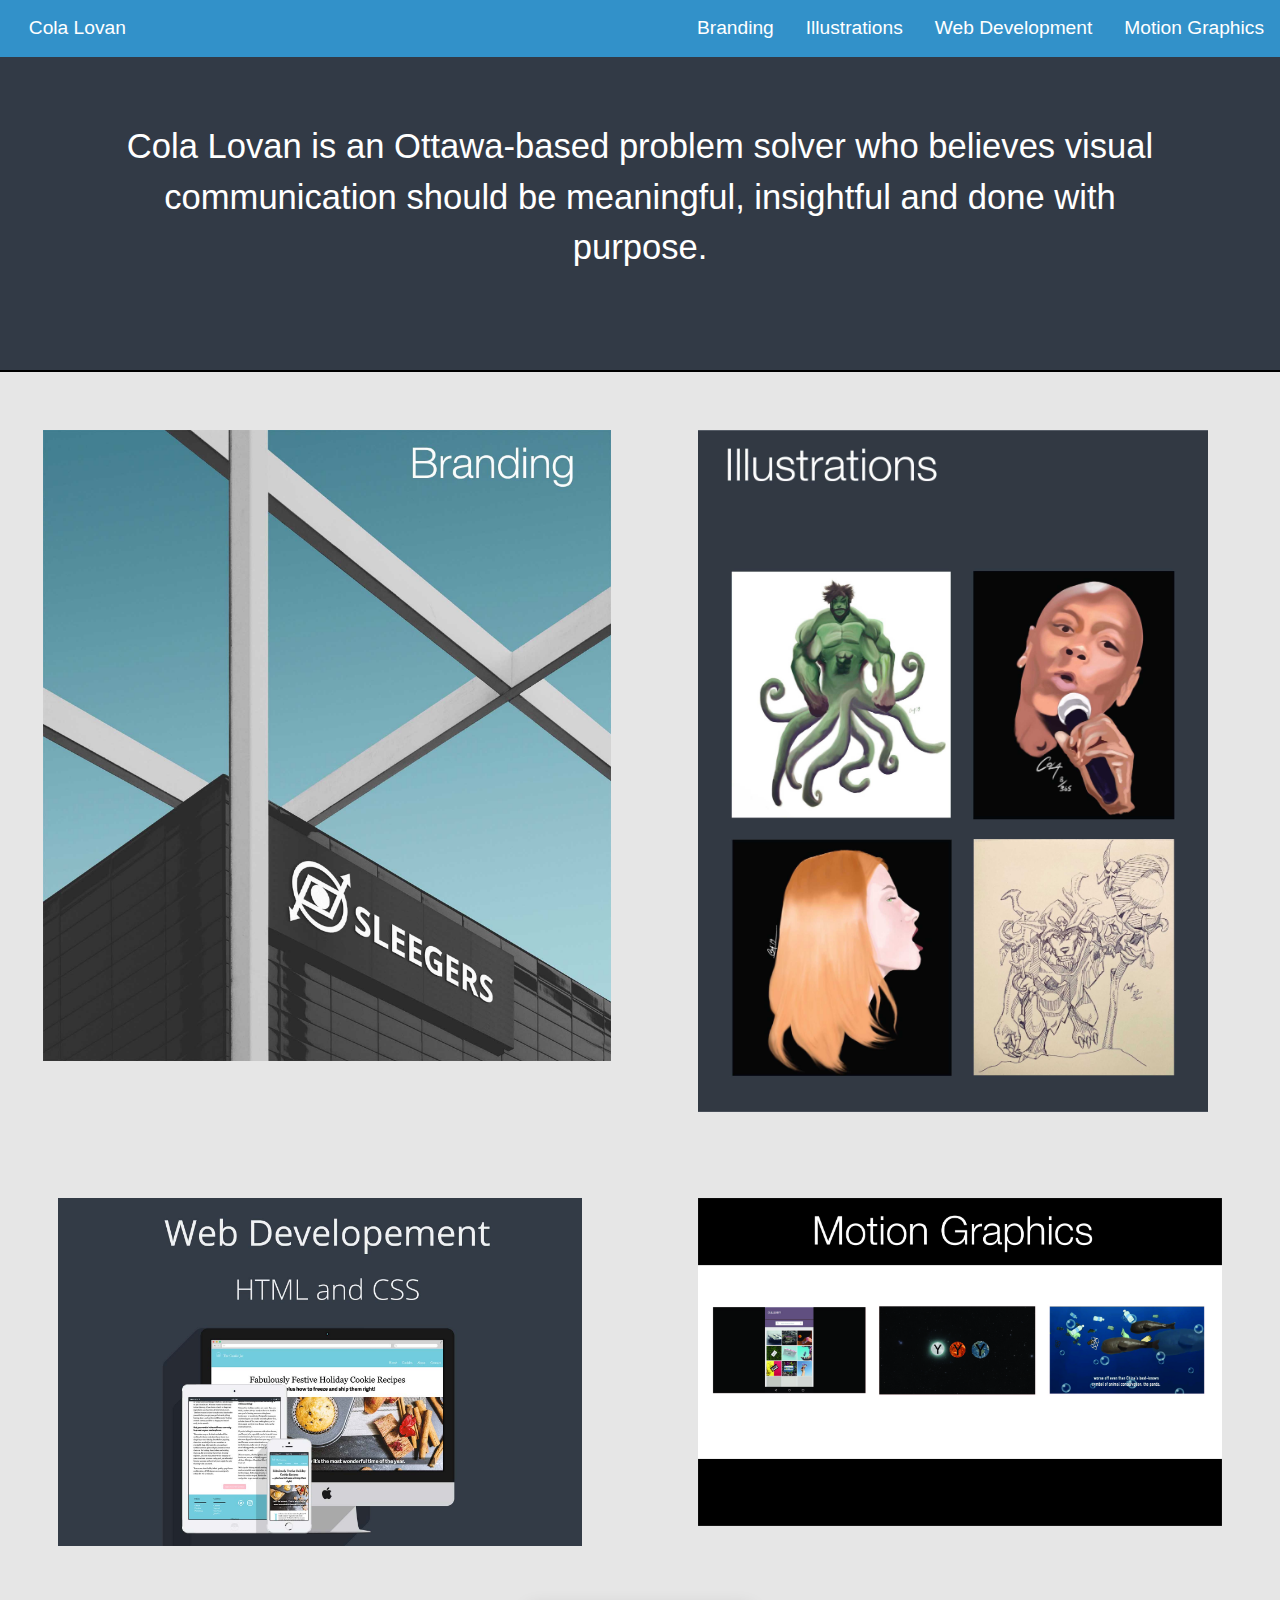
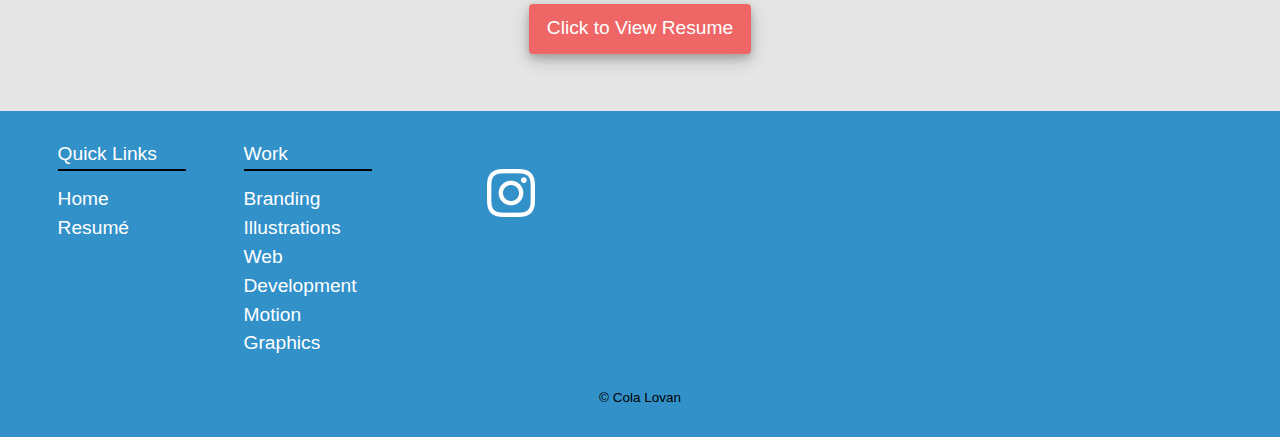
<file: index.html>
<!DOCTYPE html>
<html lang="en-ca">
<head>
  <meta charset="utf-8">
  <title>Cola Lovan</title>
  <meta name="viewport" content="width=device-width,initial-scale=1">
  <link href="css/grid.css" rel="stylesheet">
  <link href="css/modules.css" rel="stylesheet">
  <link href="css/type.css" rel="stylesheet">
  <link href="css/main.css" rel="stylesheet">
  <link rel="icon" href="img/favicon.ico" type="image/x-icon"/ >
  <link href="https://fonts.googleapis.com/css?family=Open+Sans:400,700&display=swap" rel="stylesheet">

</head>
<body>
  <nav>
    <div id="navbar">
  <ul class="ul1 list-group">
  <li class="li1 navstate"><a href="motion.html">Motion Graphics</a></li>
  <li class="li1 navstate"><a href="coding.html">Web Development</a></li>
  <li class="li1 navstate"><a href="illustrations.html">Illustrations</a></li>
  <li class="li1 navstate"><a href="branding.html">Branding</a></li>
  <p class="t1 gutter pad-t-1-2 push-0"><a href="index.html">Cola Lovan</a></p>
  </ul>
  </div>
  </nav>
<div class="content">
    <main>
      <div class="grid">

        <section class="grey">

        <div class="unit push">
          <p class="t1 statement exa text-center gutter-2">Cola Lovan is an Ottawa-based problem solver who believes visual communication should be meaningful, insightful and done with purpose.</p>

          </div>
          </section>
<div class="unit s-1">
          <hr>
          </div>
          <div class="gutter-1-2 push-0">
          <div class="unit s-1 m-1-2 push-0">
            <a href="branding.html"><img class="img-flex island" src="img/branding.jpg" alt=""></a>
          </div>
          <div class="unit s-1 m-1-2 gutter push-0">
            <a href="illustrations.html"><img class="img-flex island" src="img/illustrations.jpg" alt=""></a>
          </div>
          </div>
          <div class="unit s-1 m-1-2 island push-0">
            <a href="coding.html"><img class="img-flex island" src="img/cookbook2.jpg" alt=""></a>
          </div>
          <div class="unit s-1 m-1-2 island push-0">
            <a href="motion.html"><img class="img-flex island" src="img/motion.jpg" alt=""></a>
          </div>
        </div>

    </main>
<div class="unit xs-1 text-center">
<a class="btn push-2 shadow" href="resume.html">Click to View Resume</a>
</div>

</div>

<footer class="unit gutter width-full pad-t" role="footer">
<div class="grid">

<div>
<div class="unit xs-1 s-1 m-1-2 l-1-2 gutter">
  <p class="push-0 t1">Quick Links</p>
  <hr class="push-1-2">
  <ul class="list-group">
<li><a href="index.html">Home</a></li>
<li><a href="resume.html">Resumé</a></li>
</ul>
</div>

<div class="unit xs-1 s-1 m-1-2 l-1-2 gutter">
<p class="push-0 t1">Work</p>
  <hr class="push-1-2">
<ul class="list-group">
  <li><a href="branding.html">Branding</a></li>
  <li><a href="illustrations.html">Illustrations</a></li>
  <li><a href="coding.html">Web Development</a></li>
  <li><a href="motion.html">Motion Graphics</a></li>

</ul>
</div>
</div>

<div class="unit xs-1 s-1-2 m-1-3 l-1-4 gutter-2">

<div class="unit xs-1 s-1-2 m-1-3 l-1-3 pad-t gutter">
  <a href="https://www.instagram.com/graphicontentment" target="_blank"><img src="img/instagram.png" alt=""></a>
</div>
</div>

</div>

<p class="unit center-content nano">&copy; Cola Lovan</p>

</footer>
</body>
</html>
</file>
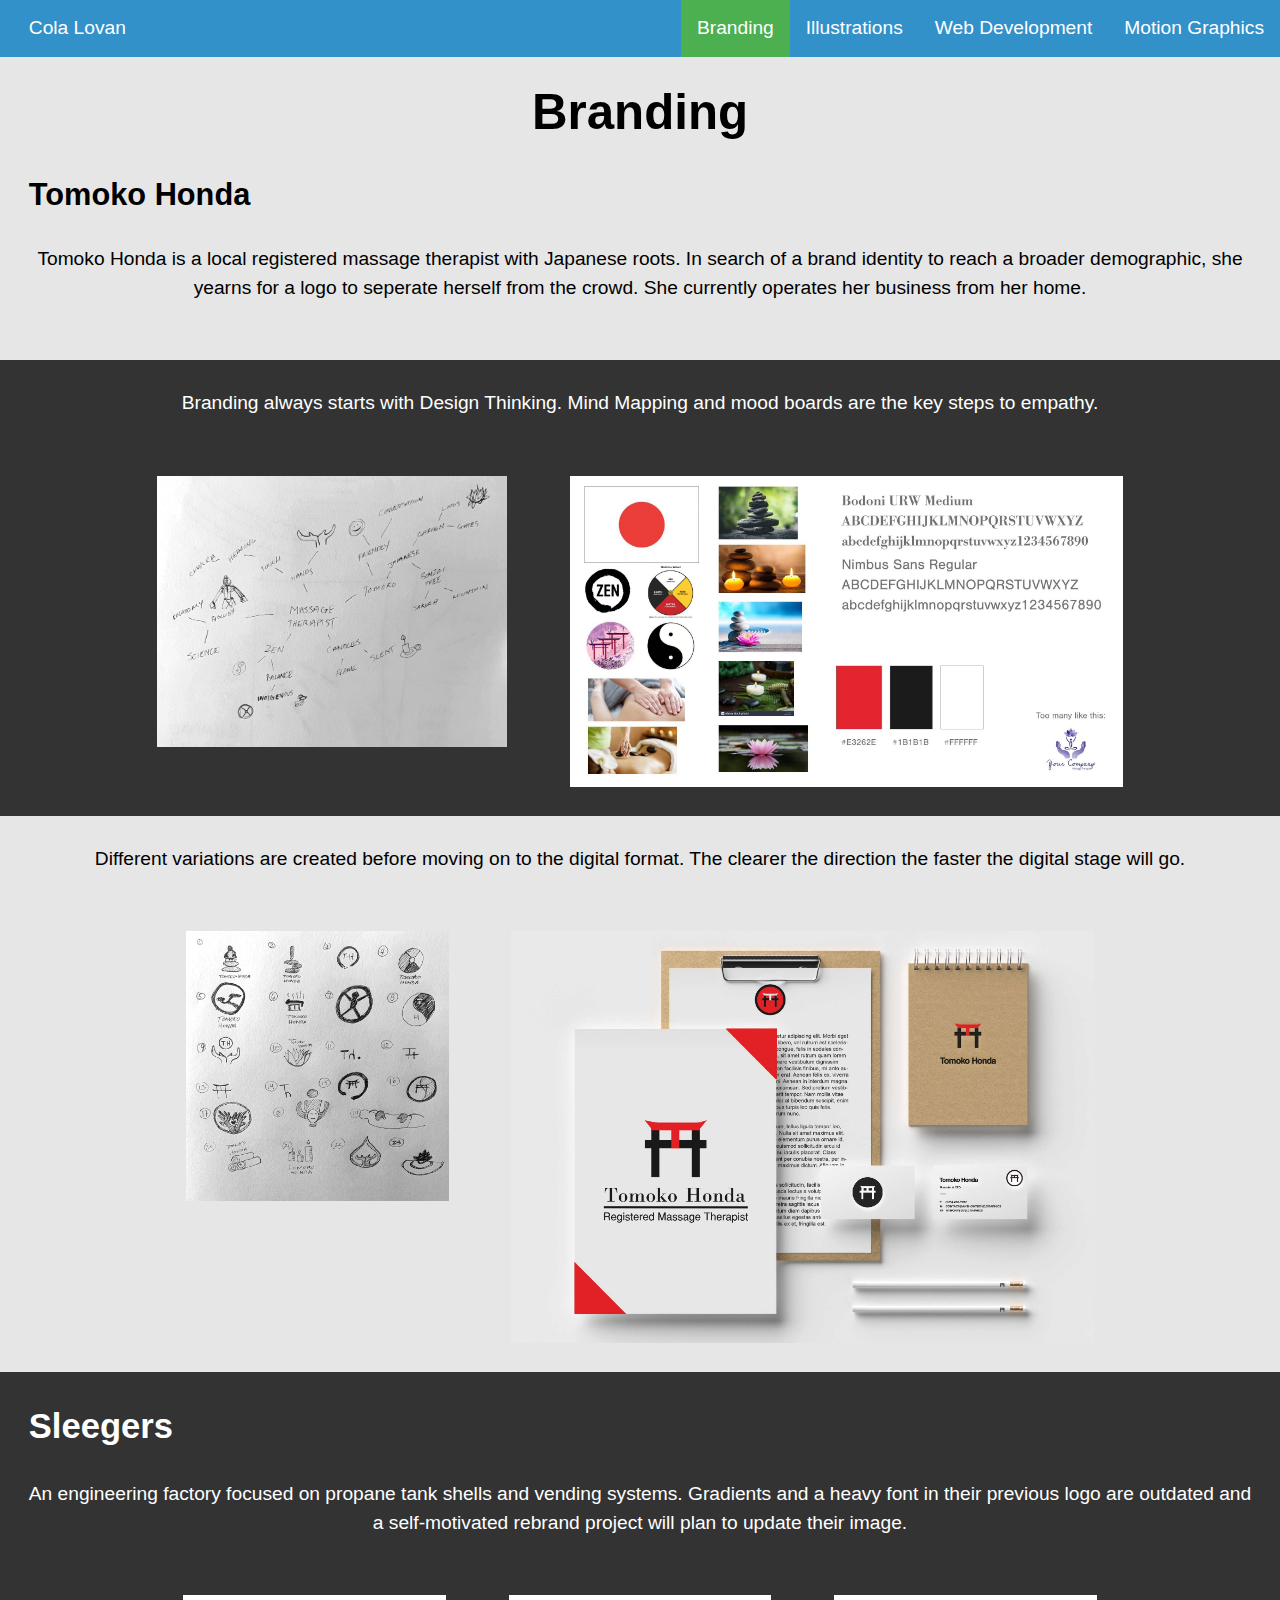
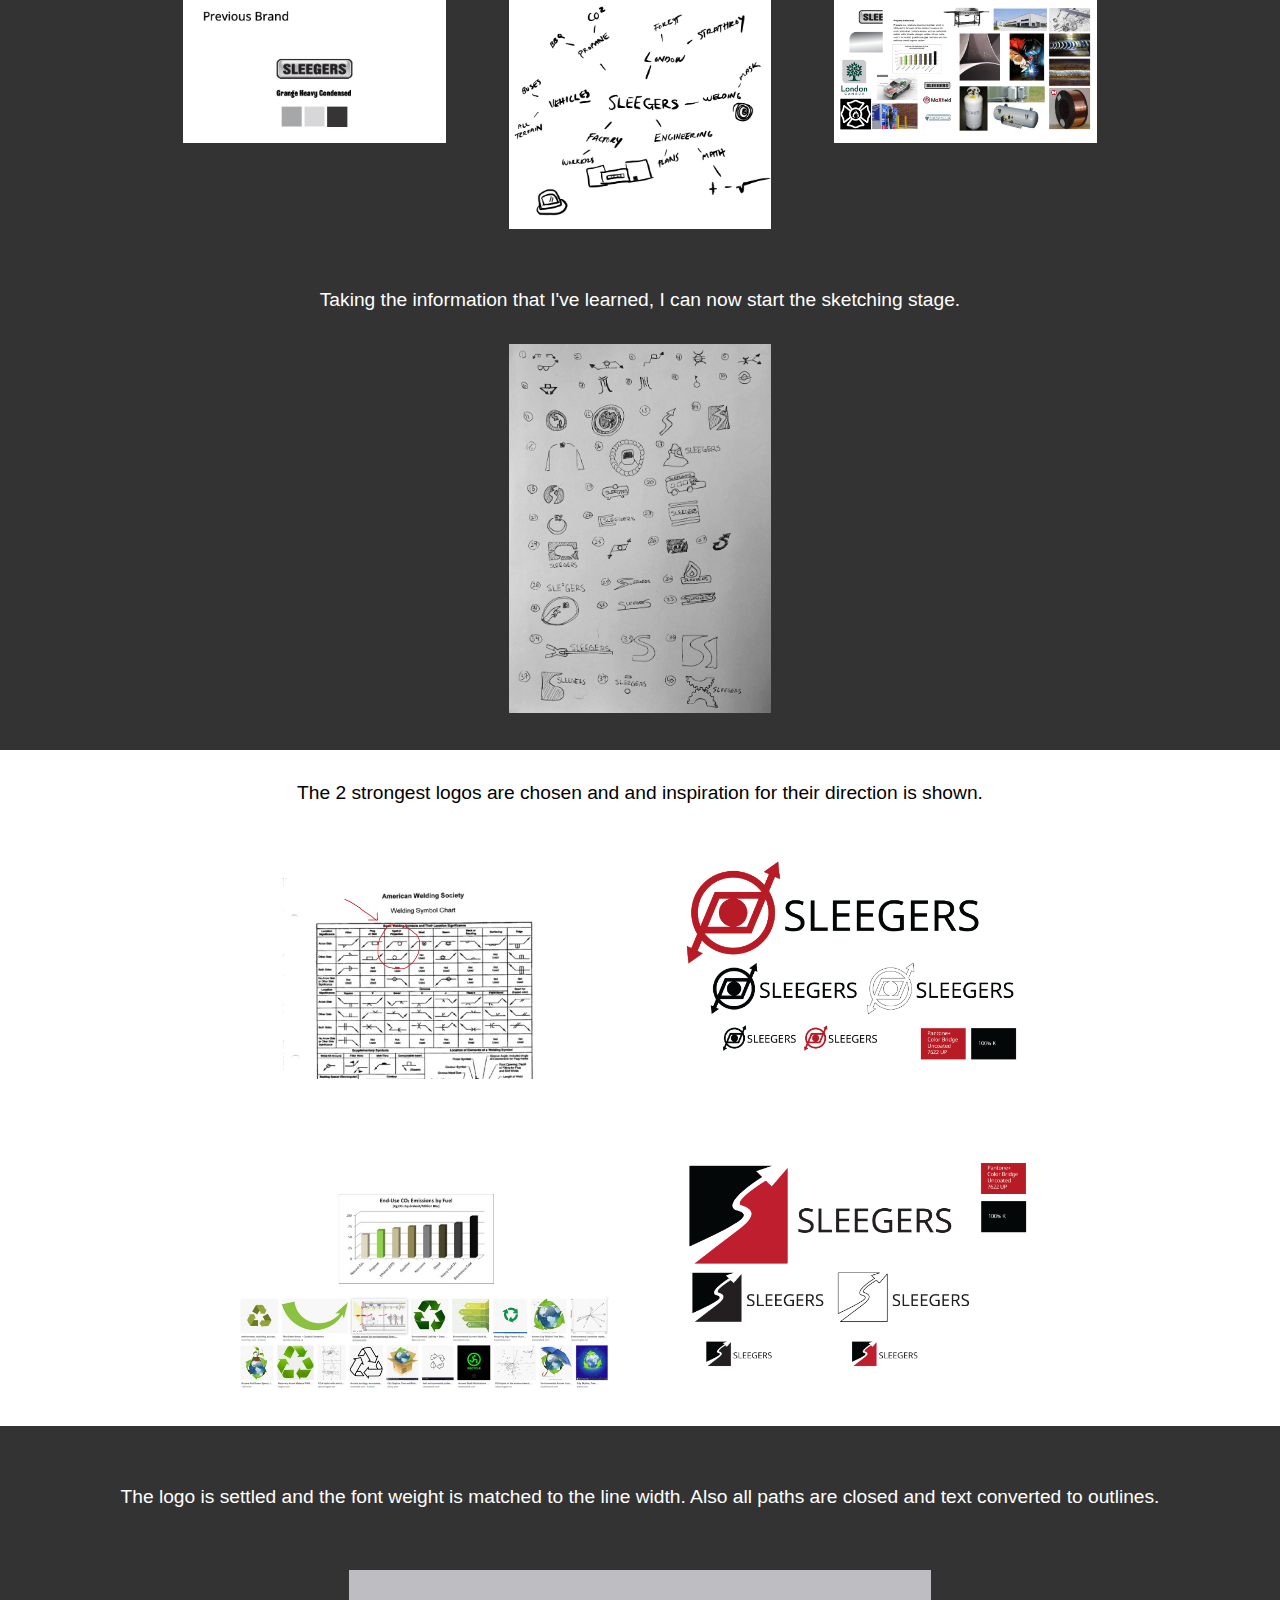
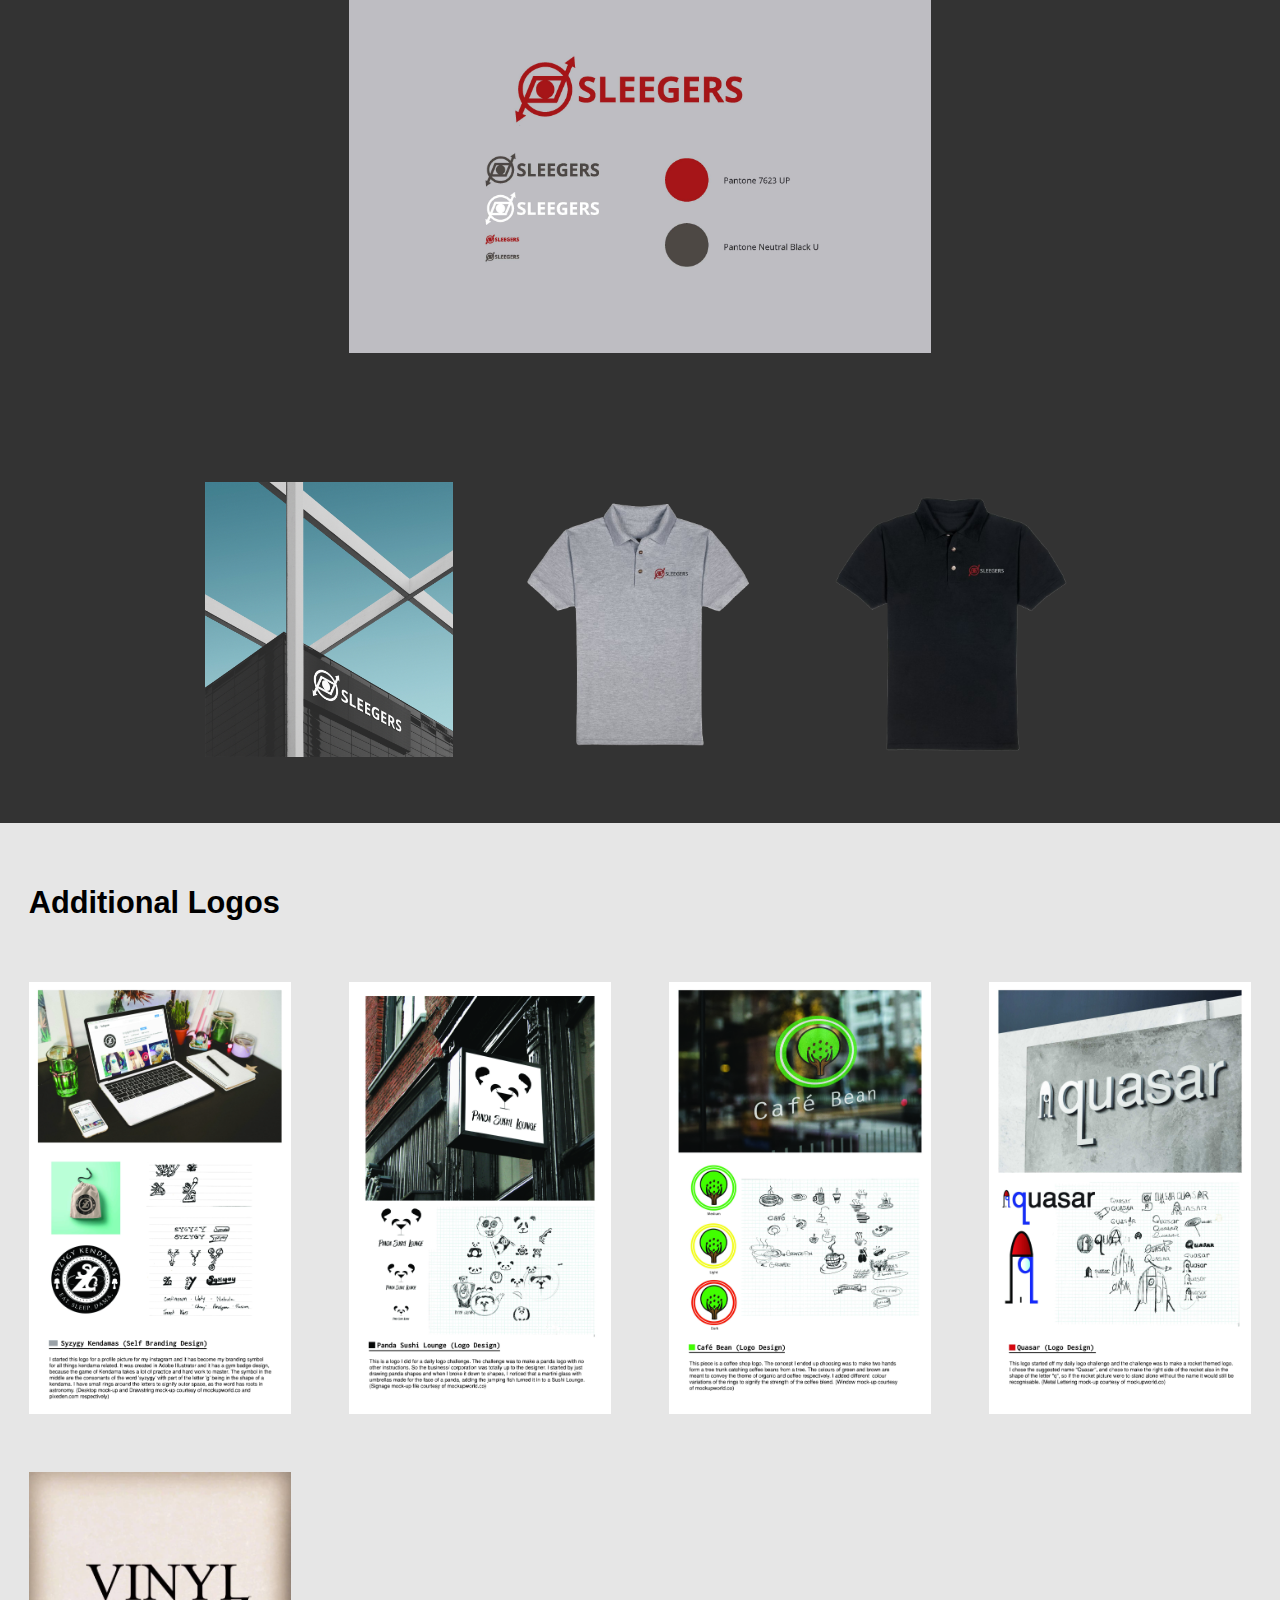
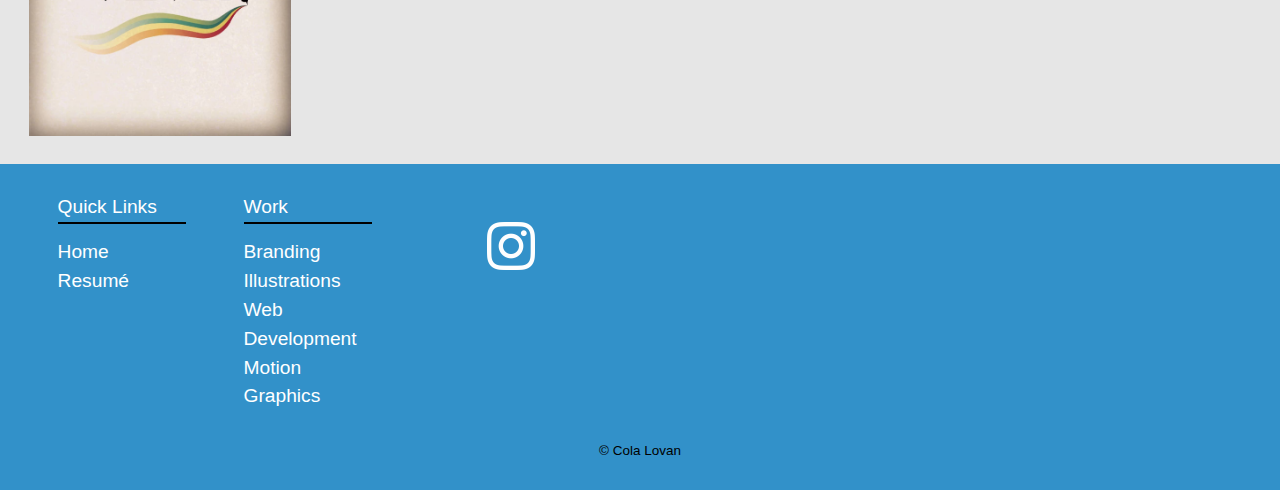
<file: branding.html>
<!DOCTYPE html>
<html lang="en-ca">
<head>
  <meta charset="utf-8">
  <title>Branding</title>
  <meta name="viewport" content="width=device-width,initial-scale=1">
  <link href="css/grid.css" rel="stylesheet">
  <link href="css/modules.css" rel="stylesheet">
  <link href="css/type.css" rel="stylesheet">
  <link href="css/main.css" rel="stylesheet">
  <link rel="icon" href="img/favicon.ico" type="image/x-icon"/ >
</head>
<nav>
  <div id="navbar">
<ul class="ul1 list-group">
<li class="li1 navstate"><a href="motion.html">Motion Graphics</a></li>
<li class="li1 navstate"><a href="coding.html">Web Development</a></li>
<li class="li1 navstate"><a href="illustrations.html">Illustrations</a></li>
<li class="li1 navstate"><a class="active" href="branding.html">Branding</a></li>
<p class="t1 gutter pad-t-1-2 push-0"><a href="index.html">Cola Lovan</a></p>
</ul>
</div>
</nav>
<body>


<div class="grid pad-t-2 push branding">
  <div class="unit xs-1 text-center">
<h1 class="unit nina push-0 xs-1">Branding</h1>
</div>
<h2 class="unit gutter pad-t">Tomoko Honda</h2>
<p class="unit xs-1 text-center gutter">Tomoko Honda is a local registered massage therapist with Japanese roots. In search of a brand identity to reach a broader demographic, she yearns for a logo to seperate herself from the crowd. She currently operates her business from her home.</p>
</div>
<div class="m-section t1 gutter pad-t content-center text-center">
<p class="unit xs-1">Branding always starts with Design Thinking. Mind Mapping and mood boards are the key steps to empathy.</p>
<img class="content-center unit xs-1 m-1-3 island" src="img/tomoko-mindmap.jpg" alt="">
<img class="content-center unit xs-1 m-1-2 island" src="img/tomoko-moodboard.jpg" alt="">
</div>


<p class="unit xs-1 text-center pad-t gutter">Different variations are created before moving on to the digital format. The clearer the direction the faster the digital stage will go.</p>
<div class="unit text-center">
<img class="unit xs-1 m-1-4 island" src="img/tomoko-sketches.jpg" alt="">
<img class="unit xs-1 m-1-2 island" src="img/tomoko.jpg" alt="">
</div>


<section class="m-section">
<div class="unit center-text pad-t">
<h1 class="t1 gutter">Sleegers</h1>
</div>
<p class="unit t1 xs-1 text-center gutter">An engineering factory focused on propane tank shells and vending systems. Gradients and a heavy font in their previous logo are outdated and a self-motivated rebrand project will plan to update their image.</p>

<div class="grid content-center">

<div class="unit xs-1-2 m-1 center-text text-center">
  <img class="unit xs-1 m-1-4 island" src="img/Slide2.jpeg" alt="">
  <img class="unit xs-1 m-1-4 island" src="img/sleegers-mindmap.jpg" alt="">
  <img class="unit xs-1 m-1-4 island" src="img/sleegers-moodboard.png" alt="">
</div>


  <p class="unit xs-1 t1 gutter pad-t push-0 center-text">Taking the information that I've learned, I can now start the sketching stage.</p>
<div class="unit xs-1-2 m-1 center-text">
<img class="xs-1 m-1-4 island" src="img/sleegers-sketches.jpg" alt="">
</div>
<p class="white unit xs-1 gutter pad-t push-0 center-text">The 2 strongest logos are chosen and and inspiration for their direction is shown.</p>

<div class="unit xs-1-2 m-1 center-text white">
<img class="xs-1 m-1-3 island" src="img/Slide6.jpeg" alt="">
<img class="xs-1 m-1-3 island" src="img/Sleegers-01.png" alt="">
</div>

<div class="unit xs-1-2 m-1 center-text white">
<img class="xs-1 m-1-3 island" src="img/Slide4.jpeg" alt="">
<img class="xs-1 m-1-3 island" src="img/Sleegers-02.png" alt="">
</div>


<div class="unit xs-1 content-center center-text pad-t-2">
  <p class="unit xs-1 t1 gutter">
  The logo is settled and the font weight is matched to the line width. Also all paths are closed and text converted to outlines.</p>
  <img class="xs-1 m-1-2 island" src="img/sleegers.jpg" alt="">
</div>

<div class="unit xs-1-2 m-1 center-text">
  <p class="unit xs-1 t1 center-text gutter pad-t-2">
<img class="xs-1 m-1-4 island" src="img/sleegers-mockup1.jpg" alt="">
<img class="xs-1 m-1-4 island" src="img/tshirt.png" alt="">
<img class="xs-1 m-1-4 island" src="img/tshirt2.png" alt="">


</div>
</div>
</section>

<div class="grid">
<div>
<h2 class="unit center-text pad-t-2 gutter">Additional Logos</h2>
</div>
<div class="grid">

<a class="unit xs-1-2 m-1-4" href="img/syzygy.jpg" target="_blank">
<img class="unit xs-1 island" src="img/syzygy.jpg" alt=""></a>
<a class="unit xs-1-2 m-1-4" href="img/panda.jpg" target="_blank">
<img class="unit xs-1 island" src="img/panda.jpg" alt=""></a>
<a class="unit xs-1-2 m-1-4" href="img/cafe.jpg" target="_blank">
<img class="unit xs-1 island" src="img/cafe.jpg" alt=""></a>
<a class="unit xs-1-2 m-1-4" href="img/quasar.jpg" target="_blank">
<img class="unit xs-1 island" src="img/quasar.jpg" alt=""></a>
<a class="unit xs-1-2 m-1-4" href="img/vinyl.png" target="_blank">
<img class="unit xs-1 island" src="img/vinyl.png" alt=""></a>

</div>
</div>



<footer class="unit gutter width-full pad-t" role="footer">
<div class="grid">

<div>
<div class="unit xs-1 s-1 m-1-2 l-1-2 gutter">
  <p class="push-0 t1">Quick Links</p>
  <hr class="push-1-2">
  <ul class="list-group">
<li><a href="index.html">Home</a></li>
<li><a href="resume.html">Resumé</a></li>
</ul>
</div>

<div class="unit xs-1 s-1 m-1-2 l-1-2 gutter">
<p class="push-0 t1">Work</p>
  <hr class="push-1-2">
<ul class="list-group">
  <li><a href="branding.html">Branding</a></li>
  <li><a href="illustrations.html">Illustrations</a></li>
  <li><a href="coding.html">Web Development</a></li>
  <li><a href="motion.html">Motion Graphics</a></li>

</ul>
</div>
</div>

<div class="unit xs-1 s-1-2 m-1-3 l-1-4 gutter-2">

<div class="unit xs-1 s-1-2 m-1-3 l-1-3 pad-t gutter">
  <a href="https://www.instagram.com/graphicontentment" target="_blank"><img src="img/instagram.png" alt=""></a>
</div>
</div>

</div>

<p class="unit center-content nano">&copy; Cola Lovan</p>

</footer>
</body>
</html>
</file>
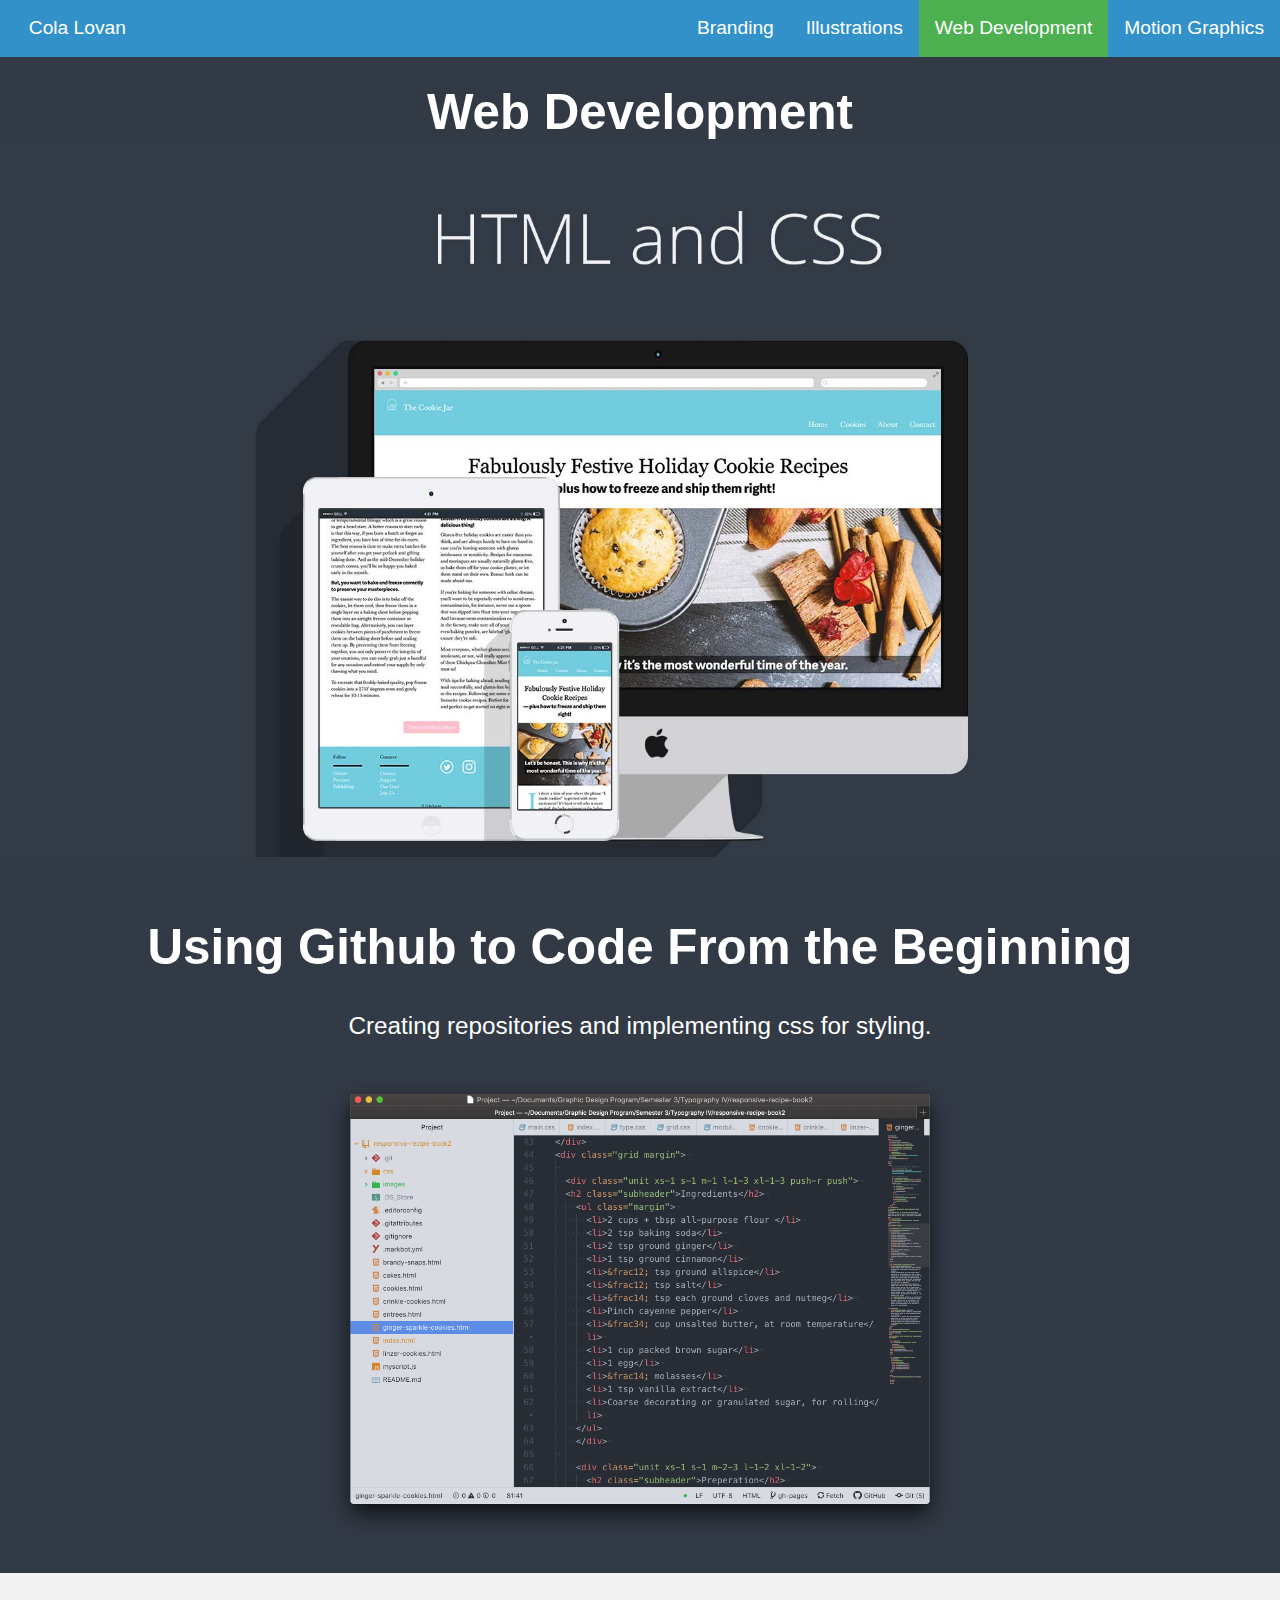
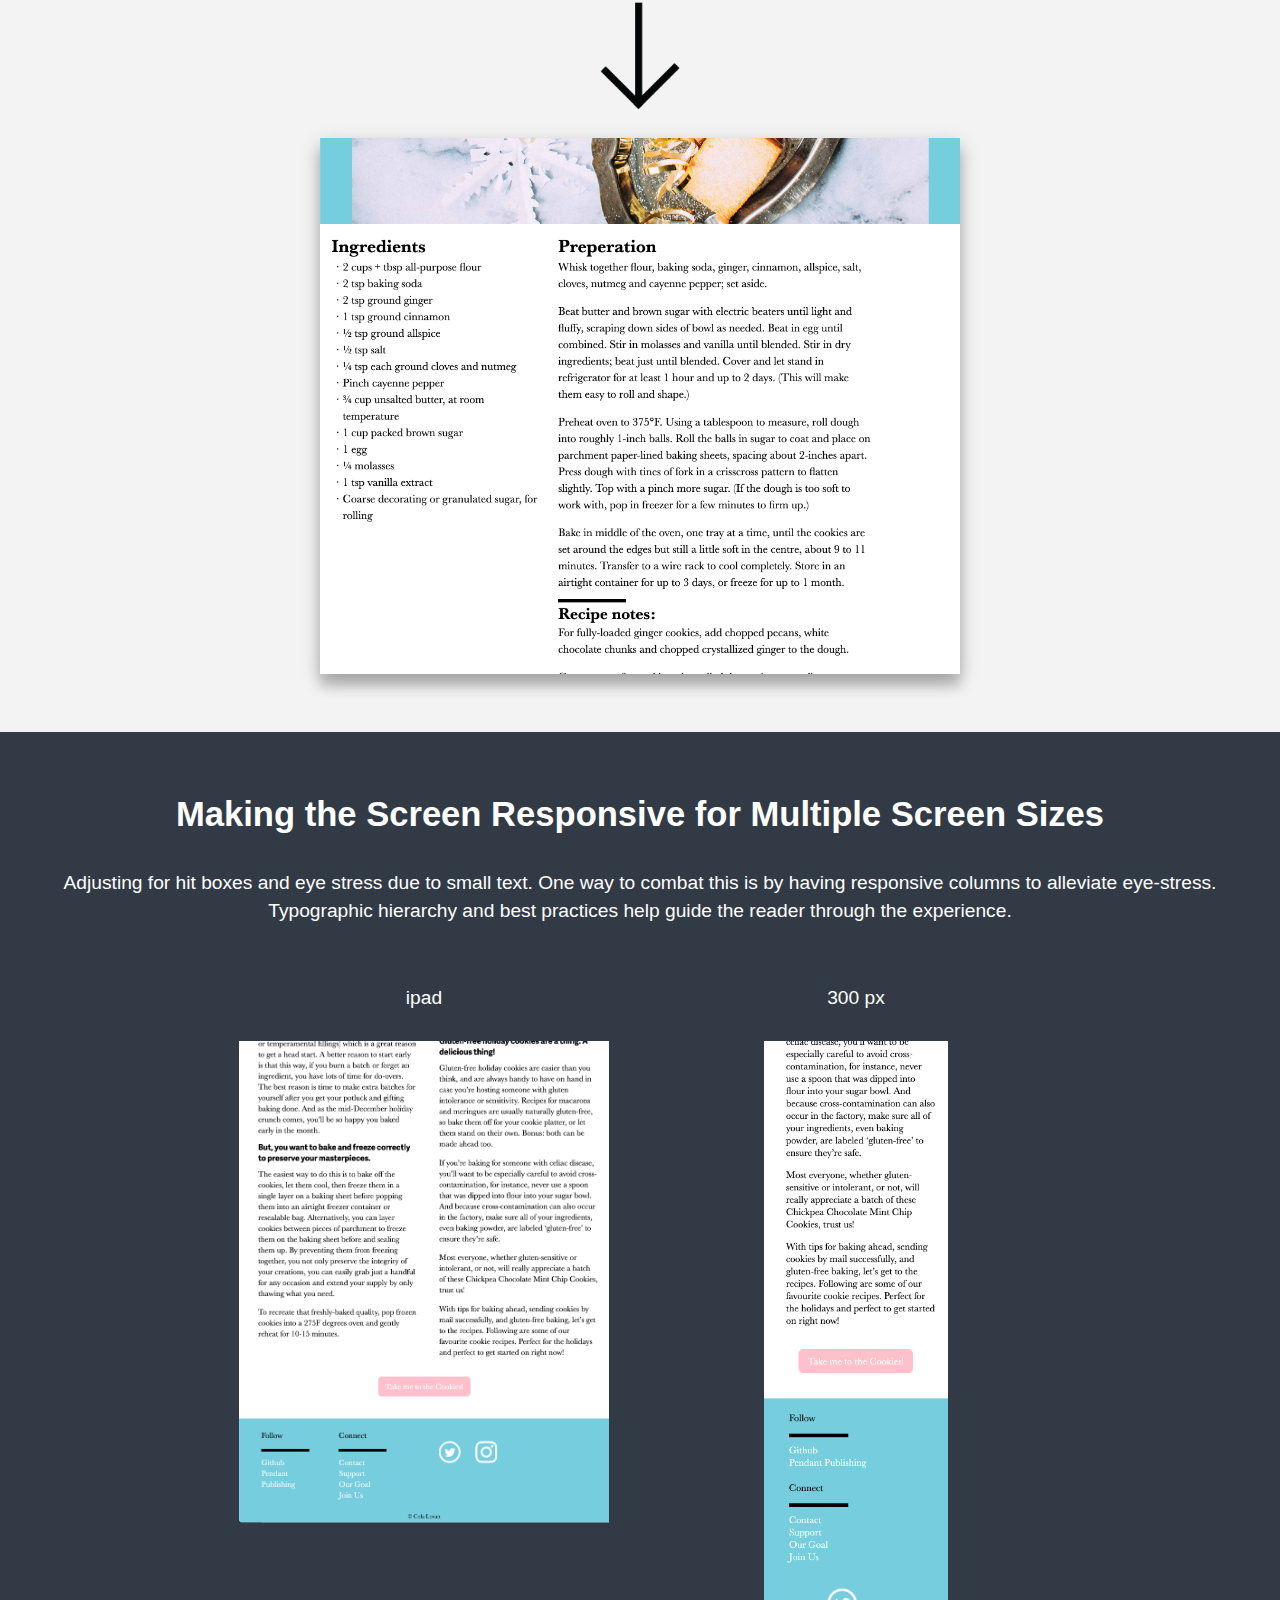
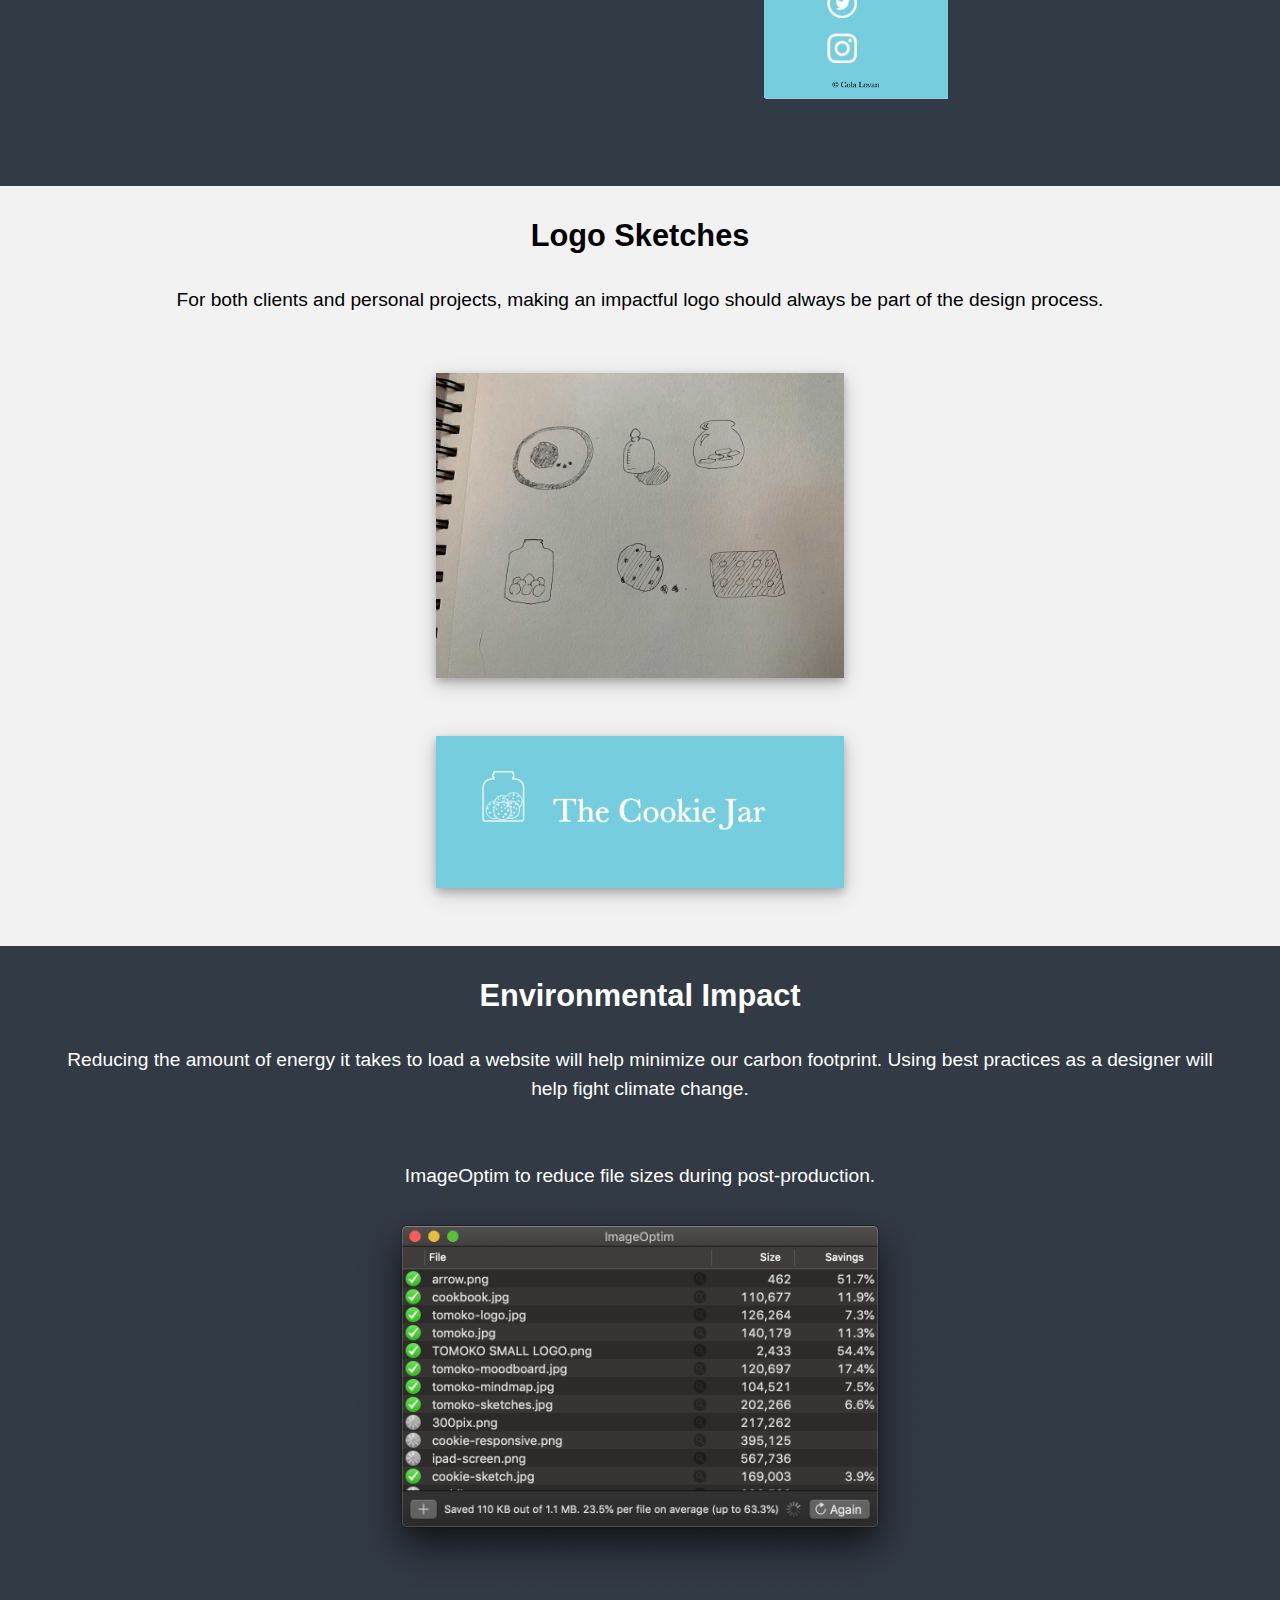
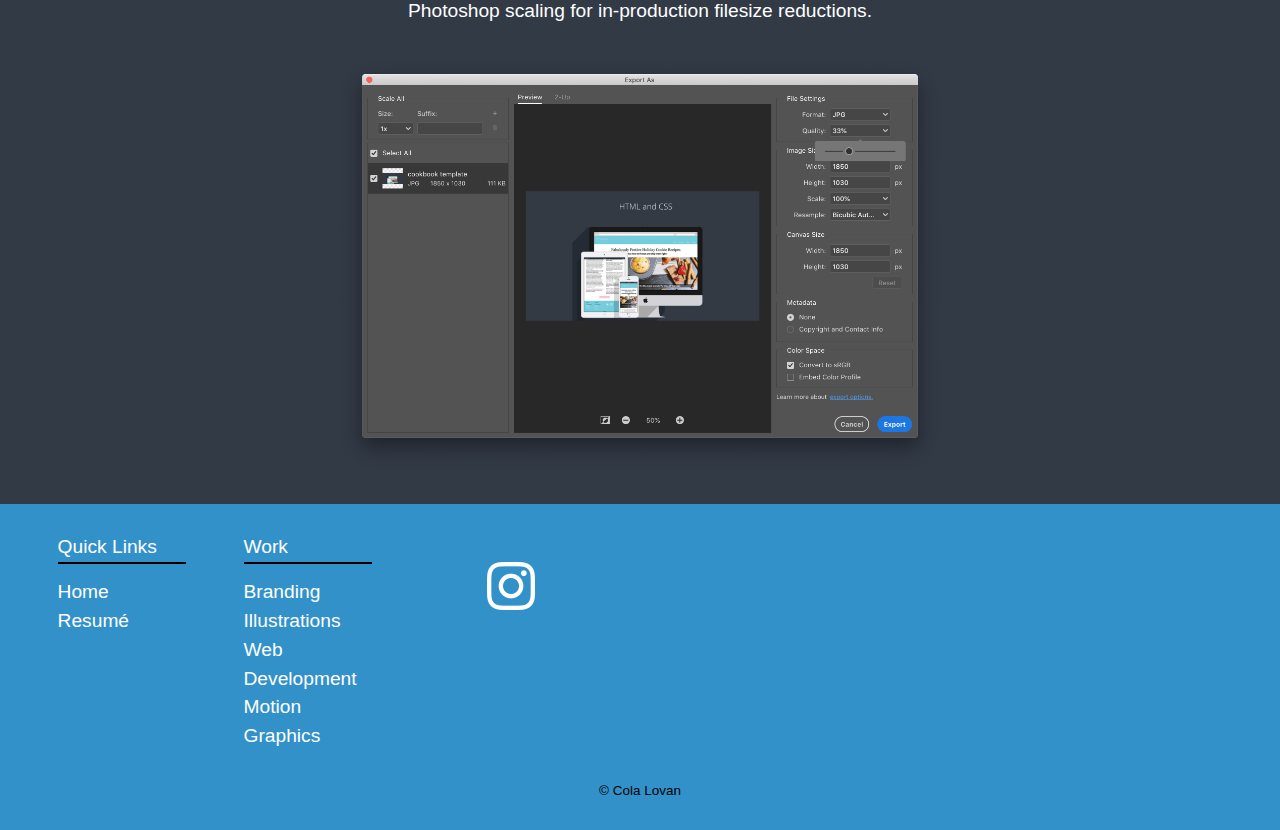
<file: coding.html>
<!DOCTYPE html>
<html lang="en-ca">
<head>
  <meta charset="utf-8">
  <title>Resumé</title>
  <meta name="viewport" content="width=device-width,initial-scale=1">
  <link href="css/grid.css" rel="stylesheet">
  <link href="css/modules.css" rel="stylesheet">
  <link href="css/type.css" rel="stylesheet">
  <link href="css/main.css" rel="stylesheet">
  <link rel="icon" href="img/favicon.ico" type="image/x-icon"/ >
</head>
<nav>
  <div id="navbar">
<ul class="ul1 list-group">
<li class="li1 navstate"><a href="motion.html">Motion Graphics</a></li>
<li class="li1 navstate"><a class="active" href="coding.html">Web Development</a></li>
<li class="li1 navstate"><a href="illustrations.html">Illustrations</a></li>
<li class="li1 navstate"><a href="branding.html">Branding</a></li>
<p class="t1 gutter pad-t-1-2 push-0"><a href="index.html">Cola Lovan</a></p>
</ul>
</div>
</nav>
<body class="blue">

  <div class="grid pad-t-2 push center-content text-center blue">
    <div class="unit m-1">
      <h1 class="unit t1 nina push-0">Web Development</h1>
      <img class="unit img-flex push-2" src="img/cookbook.jpg" alt="">
    </div>

    <h2 class="unit nina t1">Using Github to Code From the Beginning</h2>
    <p class="unit t1 giga">Creating repositories and implementing css for styling.</p>
    <div class="grid unit m-1">
      <img class="unit xs-1 m-1-2 push" src="img/atom.png" alt="">
    </div>
    <div class="xs-1 cookies">
      <div class="xs-1 m-1-4">
        <img class="unit xs-1-4 m-1-4 push pad-t" src="img/arrow.png" alt="">
      </div>
      <div class="unit xs-1 center-content">
        <img class="unit xs-1 m-1-2 push-2 shadow3" src="img/cookies.png" alt="">
      </div>
    </div>
  </div>


  <div class="text-center">
    <h2 class="unit t1 pad-t exa text-center">Making the Screen Responsive for Multiple Screen Sizes</h2>
    <p class="unit t1 gutter-2">Adjusting for hit boxes and eye stress due to small text. One way to combat this is by having responsive columns to alleviate eye-stress. Typographic hierarchy and best practices help guide the reader through the experience.</p>

  </div>

  <div class="grid text-center unit m-1">

    <div class="unit push xs-1 gutter m-1-3 island">
      <p class="unit gutter-2 t1 unit text-center">ipad</p>
      <img class="unit xs-1 m-1" src="img/ipad-screen.png" alt="">
    </div>

    <div class="unit push gutter xs-1 m-1-3 island">
      <p class="unit gutter-2 xs-1 t1 unit text-center">300 px</p>
      <img class="unit xs-1-2 m-1-2 push" src="img/300pix.png" alt="">
    </div>

  </div>

  <div class="cookie2 text-center">
    <h2 class="pad-t">Logo Sketches</h2>
    <p class="unit xs-1">For both clients and personal projects, making an impactful logo should always be part of the design process.</p>
    <div class="island">
      <img class="unit xs-1 m-1-3 shadow" src="img/cookie-sketch.jpg" alt="">
    </div>
    <div class="island">
      <img class="unit xs-1 m-1-3 shadow push" src="img/cookie-logo.png" alt="">
    </div>
  </div>

  <div class="t1 text-center">
    <h2 class="pad-t">Environmental Impact</h2>
    <p class="unit xs-1 gutter-2 push-2">Reducing the amount of energy it takes to load a website will help minimize our carbon footprint. Using best practices as a designer will help fight climate change.</p>
    <p class="push-0">ImageOptim to reduce file sizes during post-production.</p>

    <div class="gutter-2 push-0">
      <img class="unit xs-1 m-1-2 push-0" src="img/imageoptim.png" alt="">
      <p class="push-0">Photoshop scaling for in-production filesize reductions.</p>
    </div>
    <div class="island">
      <img class="unit xs-1 m-1-2 push-0" src="img/reduce-ps.png" alt="">
    </div>
  </div>



  <footer class="unit gutter width-full pad-t" role="footer">
  <div class="grid">

  <div>
  <div class="unit xs-1 s-1 m-1-2 l-1-2 gutter">
    <p class="push-0 t1">Quick Links</p>
    <hr class="push-1-2">
    <ul class="list-group">
  <li><a href="index.html">Home</a></li>
  <li><a href="resume.html">Resumé</a></li>
  </ul>
  </div>

  <div class="unit xs-1 s-1 m-1-2 l-1-2 gutter">
  <p class="push-0 t1">Work</p>
    <hr class="push-1-2">
  <ul class="list-group">
    <li><a href="branding.html">Branding</a></li>
    <li><a href="illustrations.html">Illustrations</a></li>
    <li><a href="coding.html">Web Development</a></li>
    <li><a href="motion.html">Motion Graphics</a></li>

  </ul>
  </div>
  </div>

  <div class="unit xs-1 s-1-2 m-1-3 l-1-4 gutter-2">

  <div class="unit xs-1 s-1-2 m-1-3 l-1-3 pad-t gutter">
    <a href="https://www.instagram.com/graphicontentment" target="_blank"><img src="img/instagram.png" alt=""></a>
  </div>
  </div>

  </div>

  <p class="unit center-content nano">&copy; Cola Lovan</p>

  </footer>
  </body>
  </html>
</file>
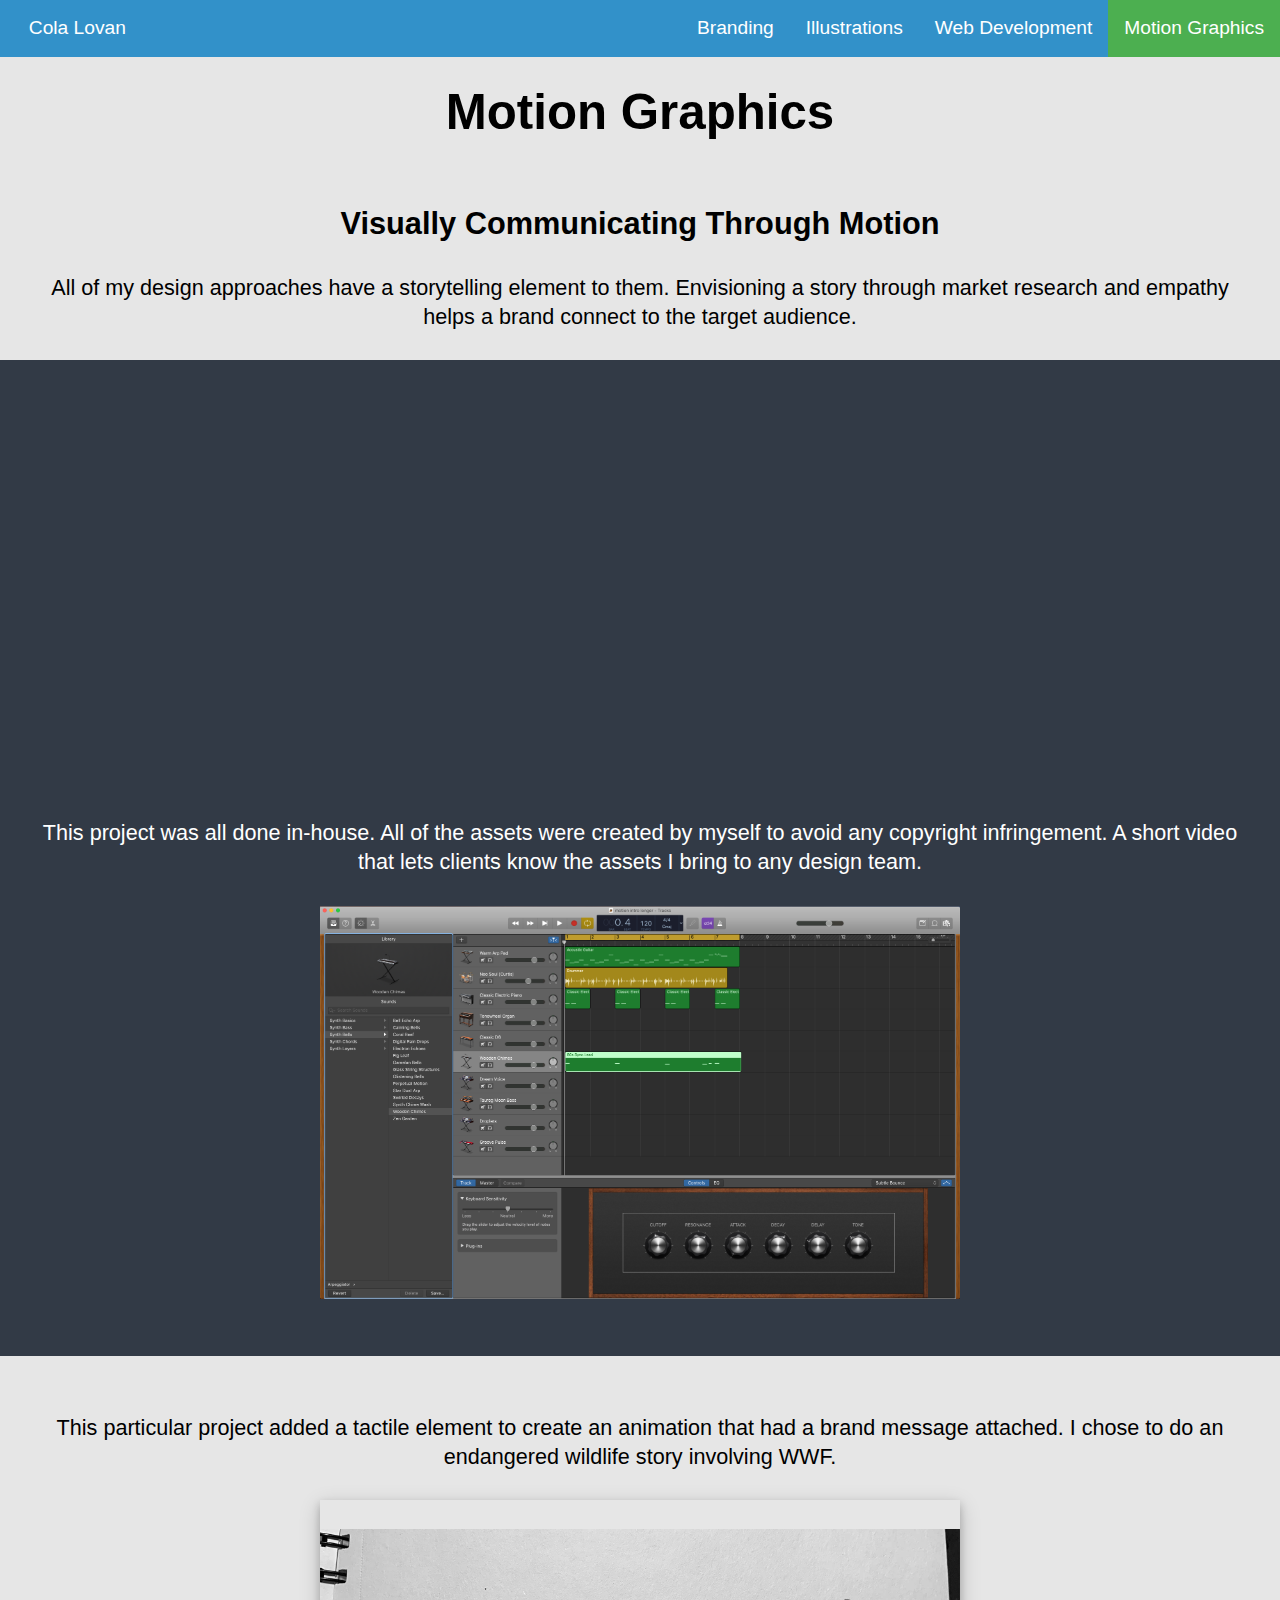
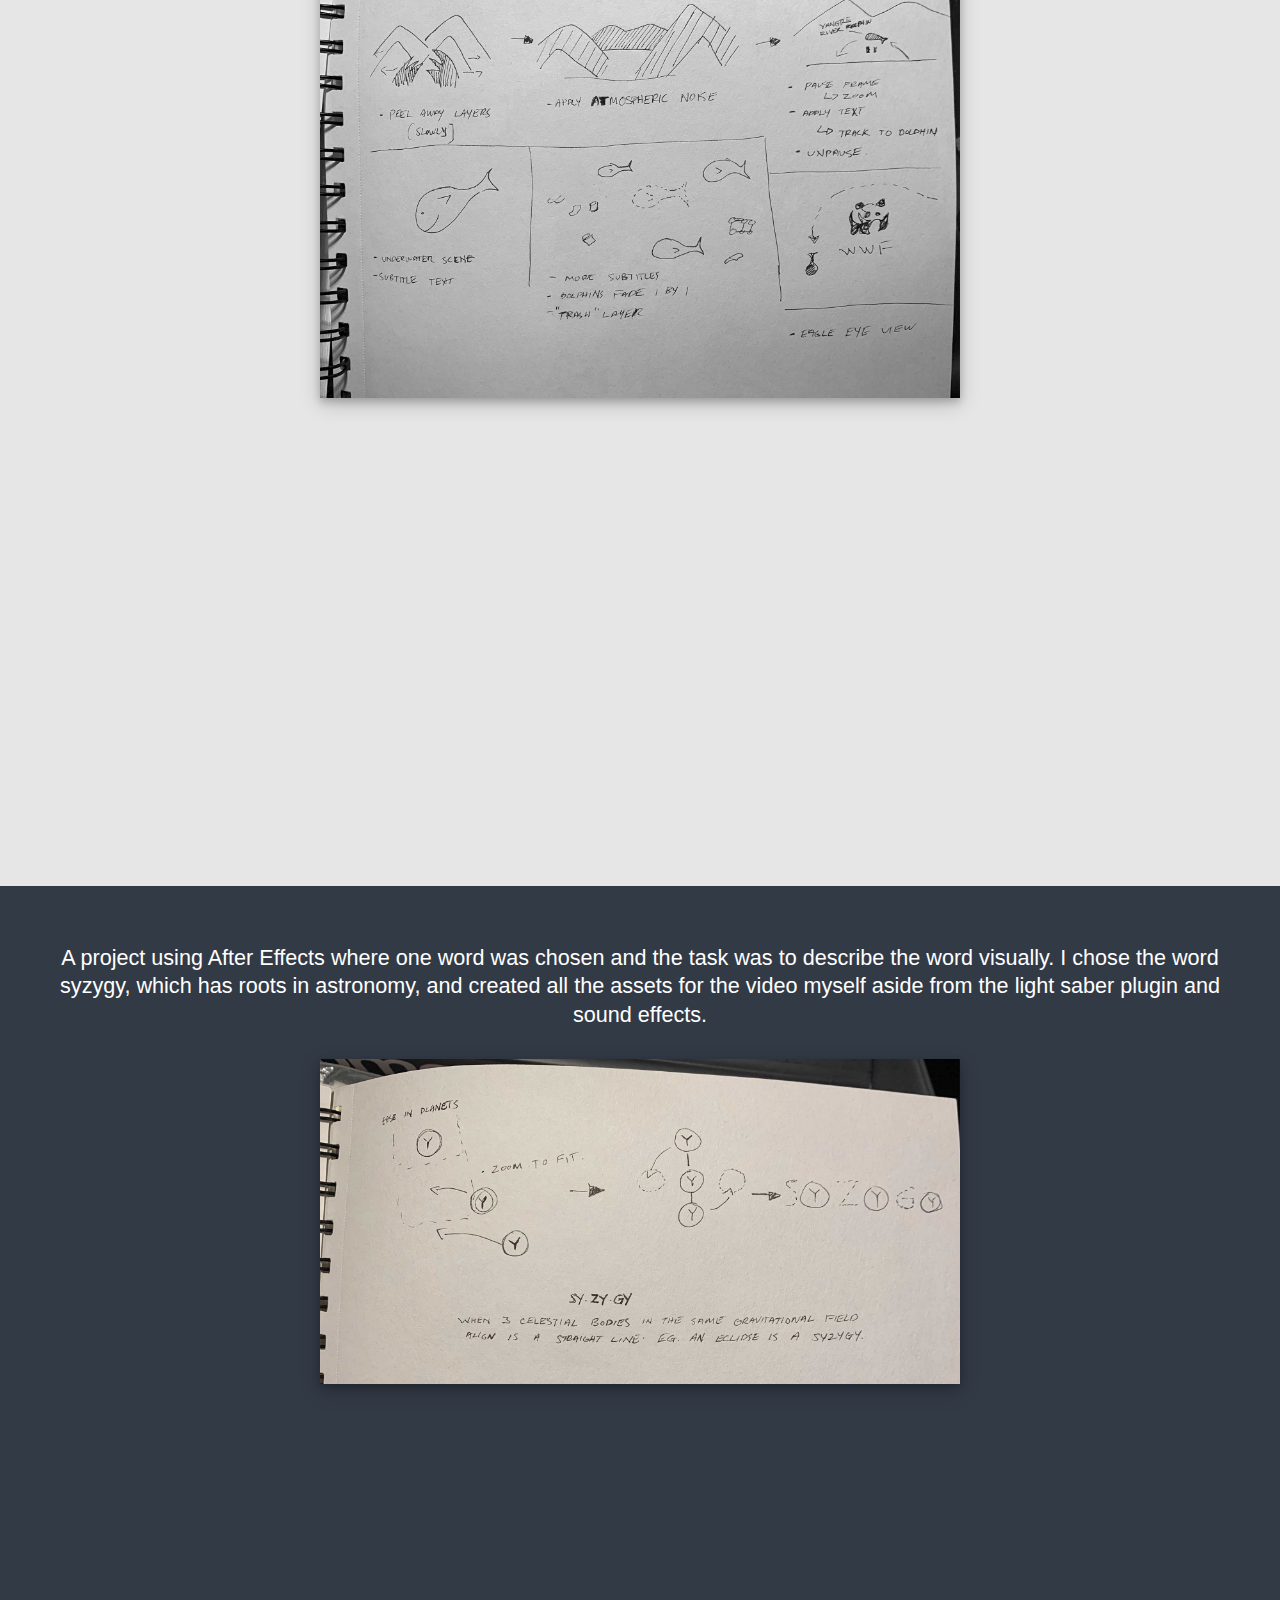
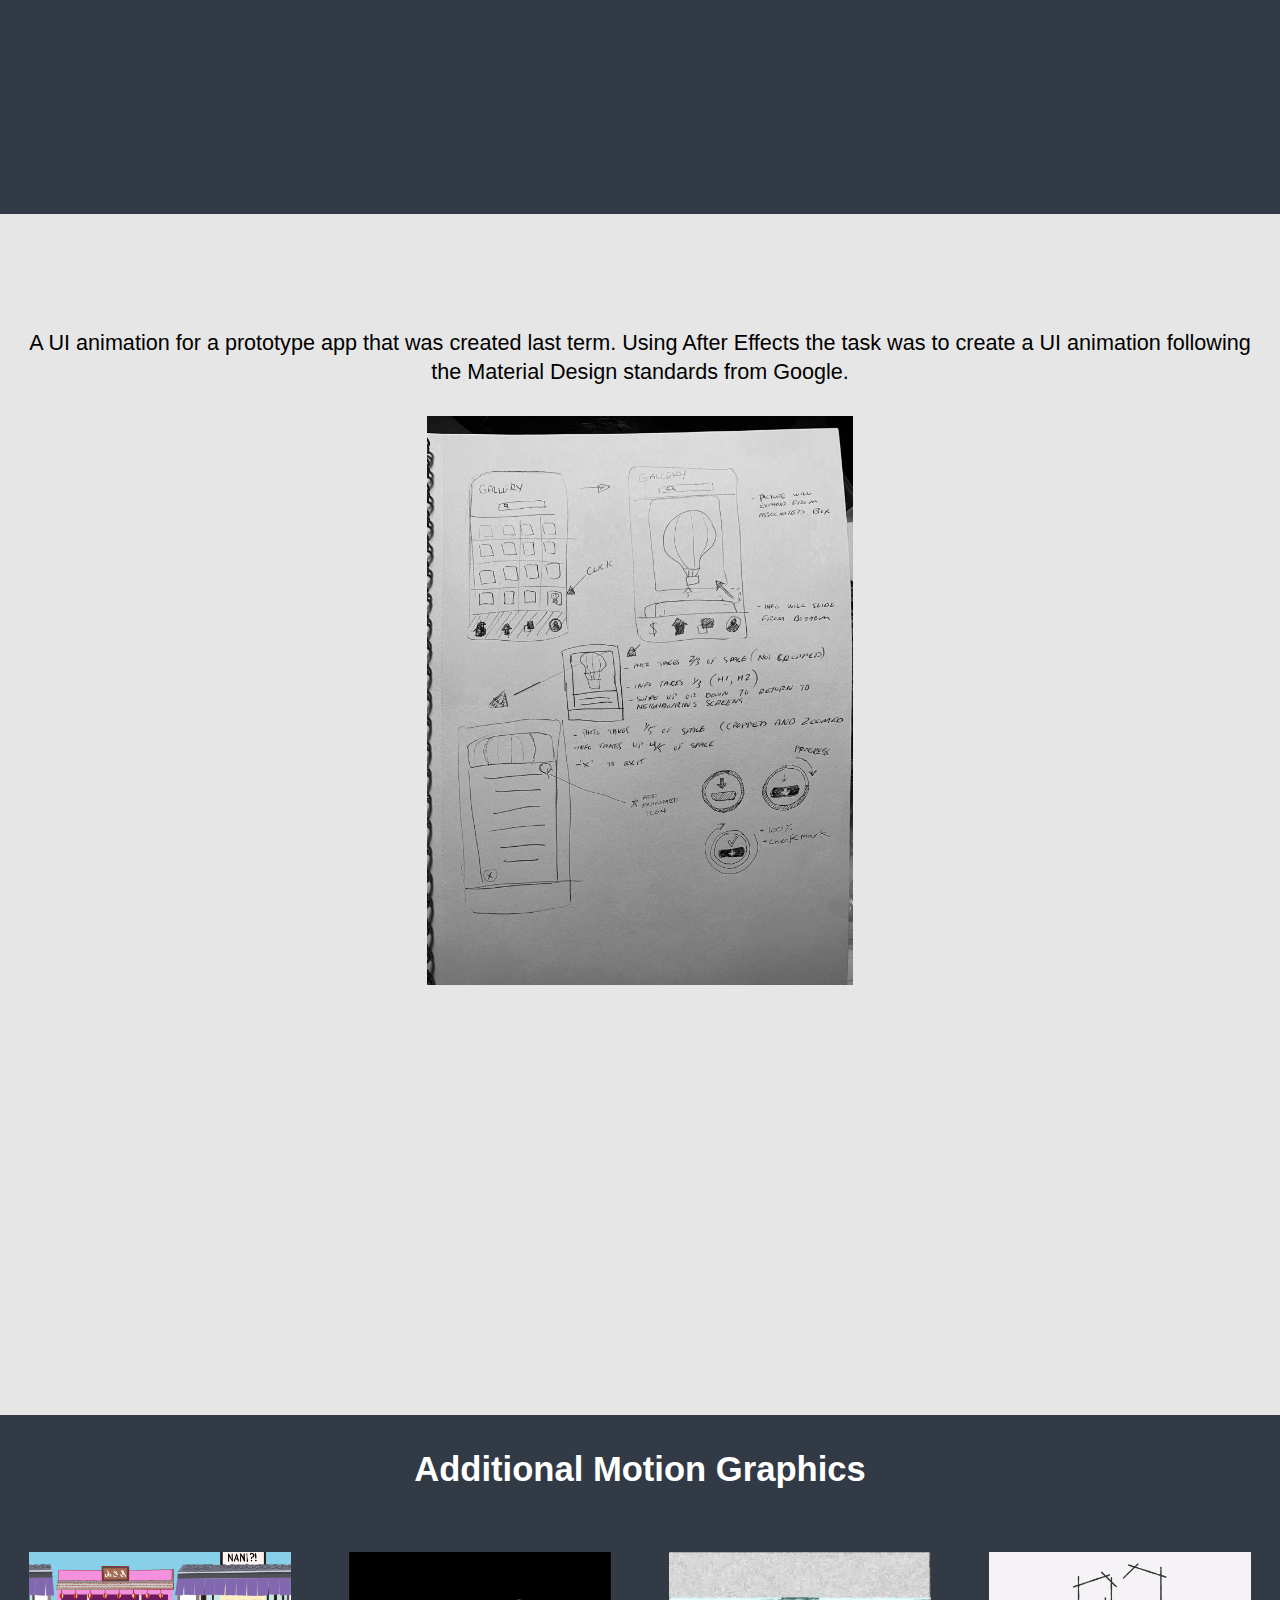
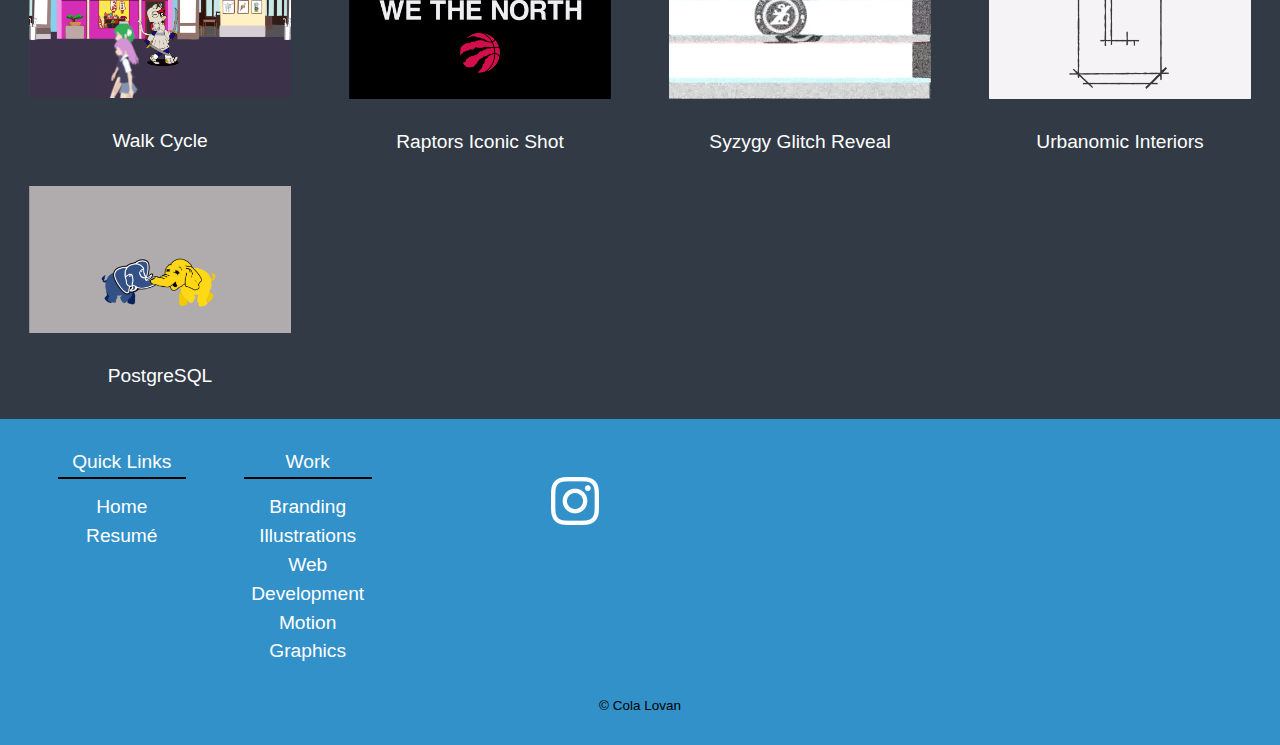
<file: motion.html>
<!DOCTYPE html>
<html lang="en-ca">
<head>
  <meta charset="utf-8">
  <title>Motion Graphics</title>
  <meta name="viewport" content="width=device-width,initial-scale=1">
  <link href="css/grid.css" rel="stylesheet">
  <link href="css/modules.css" rel="stylesheet">
  <link href="css/type.css" rel="stylesheet">
  <link href="css/main.css" rel="stylesheet">
  <link rel="icon" href="img/favicon.ico" type="image/x-icon"/ >
</head>
<nav>
  <div id="navbar">
<ul class="ul1 list-group">
  <li class="li1 navstate"><a class="active" href="motion.html">Motion Graphics</a></li>
<li class="li1 navstate"><a href="coding.html">Web Development</a></li>
<li class="li1 navstate"><a href="illustrations.html">Illustrations</a></li>
<li class="li1 navstate"><a href="branding.html">Branding</a></li>
<p class="t1 gutter pad-t-1-2 push-0"><a href="index.html">Cola Lovan</a></p>
</ul>
</div>
</nav>
<body>

  <div class="grid pad-t-2 center-content text-center">
    <div class="unit m-1">
      <h1 class="unit nina push-2">Motion Graphics</h1>
      <div class="unit xs-1 blue">
    </div>

    <h2 class="unit">Visually Communicating Through Motion</h2>
    <p class="unit xs-1 mega gutter push">All of my design approaches have a storytelling element to them. Envisioning a story through market research and empathy helps a brand connect to the target audience.</p>

    <div class="unit xs-1 blue pad-t-2">
      <div class="grid unit m-1 push center-content">
        <iframe class="unit xs-1 m-1-2 push-2" width="560" height="315" src="https://www.youtube.com/embed/WXMxNapBBBw" frameborder="0" allow="accelerometer; autoplay; encrypted-media; gyroscope; picture-in-picture" allowfullscreen></iframe>
<p class="pad-t unit xs-1 mega gutter t1">This project was all done in-house. All of the assets were created by myself to avoid any copyright infringement. A short video that lets clients know the assets I bring to any design team.</p>

<img class="unit xs-1 m-1-2 push-2" src="img/garageband.png" alt="">



            </div>
            </div>

    <div class="unit xs-1">
    <p class="unit xs-1 mega gutter push pad-t">This particular project added a tactile element to create an animation that had a brand message attached. I chose to do an endangered wildlife story involving WWF.</p>

    <div class="grid unit m-1 push-2 center-content">
      <img class="unit xs-1 m-1-2 push-2 pad-t shadow" src="img/tactile-sketch.jpg" alt="">

        <iframe class="unit xs-1 m-1-2 push-2" width="560" height="315" src="https://www.youtube.com/embed/JPO1DUXRSsI" frameborder="0" allow="accelerometer; autoplay; encrypted-media; gyroscope; picture-in-picture" allowfullscreen></iframe>
    </div>
    </div>

    <div class="unit grey xs-1">
      <div class="unit xs-1 center-content pad-t-2 push-2">
        <p class="unit xs-1 mega gutter t1">A project using After Effects where one word was chosen and the task was to describe the word visually. I chose the word syzygy, which has roots in astronomy, and created all the assets for the video myself aside from the light saber plugin and sound effects.</p>
        <img class="unit xs-1 m-1-2 push-2 shadow2" src="img/word-sketch.jpg" alt="">
        <iframe class="unit xs-1 m-1-2 push-2" width="560" height="315" src="https://www.youtube.com/embed/9PDksQZUq4Y" frameborder="0" allow="accelerometer; autoplay; encrypted-media; gyroscope; picture-in-picture" allowfullscreen></iframe>
      </div>
    </div>



  <div class="xs-1">
    <div class="unit xs-1 center-content pad-t-2">
      <p class="unit xs-1 mega gutter">A UI animation for a prototype app that was created last term. Using After Effects the task was to create a UI animation following the Material Design standards from Google.</p>
      <img class="unit xs-1-2 m-1-3 push-2" src="img/ui-sketch.jpg" alt="">
        <iframe class="unit xs-1 m-1-2 push-2" width="560" height="315" src="https://www.youtube.com/embed/n612vwk81Qs" frameborder="0" allow="accelerometer; autoplay; encrypted-media; gyroscope; picture-in-picture" allowfullscreen></iframe>
    </div>
  </div>


  <div class="blue grid">
    <h1 class="unit xs-1 center-text pad-t t1">Additional Motion Graphics</h1>

  <a class="unit xs-1-2 m-1-4 t1" href="vid/pizzacats.mp4" target="_blank">
  <img class="unit xs-1 island" src="img/pizzacats.png" alt="">Walk Cycle</a>

  <a class="unit xs-1-2 m-1-4 t1" href="vid/raptors.mp4" target="_blank">
  <img class="unit xs-1 island" src="img/raptors.png" alt="">Raptors Iconic Shot</a>

  <a class="unit xs-1-2 m-1-4 t1" href="vid/glitch.mp4" target="_blank">
  <img class="unit xs-1 island" src="img/glitch.png" alt="">Syzygy Glitch Reveal</a>

  <a class="unit xs-1-2 m-1-4 t1" href="vid/urbanomics.mp4" target="_blank">
    <img class="unit xs-1 island" src="img/urbanomics.png" alt="">Urbanomic Interiors</a>

    <a class="unit xs-1-2 m-1-4 t1 push" href="vid/hadoop.mp4" target="_blank">
    <img class="unit xs-1 island" src="img/hadoop.png" alt="">PostgreSQL</a>
  </div>
</div>




  <footer class="unit gutter width-full pad-t" role="footer">
  <div class="grid">

  <div>
  <div class="unit xs-1 s-1 m-1-2 l-1-2 gutter">
    <p class="push-0 t1">Quick Links</p>
    <hr class="push-1-2">
    <ul class="list-group">
  <li><a href="index.html">Home</a></li>
  <li><a href="resume.html">Resumé</a></li>
  </ul>
  </div>

  <div class="unit xs-1 s-1 m-1-2 l-1-2 gutter">
  <p class="push-0 t1">Work</p>
    <hr class="push-1-2">
  <ul class="list-group">
    <li><a href="branding.html">Branding</a></li>
    <li><a href="illustrations.html">Illustrations</a></li>
    <li><a href="coding.html">Web Development</a></li>
    <li><a href="motion.html">Motion Graphics</a></li>

  </ul>
  </div>
  </div>

  <div class="unit xs-1 s-1-2 m-1-3 l-1-4 gutter-2">

  <div class="unit xs-1 s-1-2 m-1-3 l-1-3 pad-t gutter">
    <a href="https://www.instagram.com/graphicontentment" target="_blank"><img src="img/instagram.png" alt=""></a>
  </div>
  </div>

  </div>

  <p class="unit center-content nano">&copy; Cola Lovan</p>

  </footer>
  </body>
  </html>
</file>
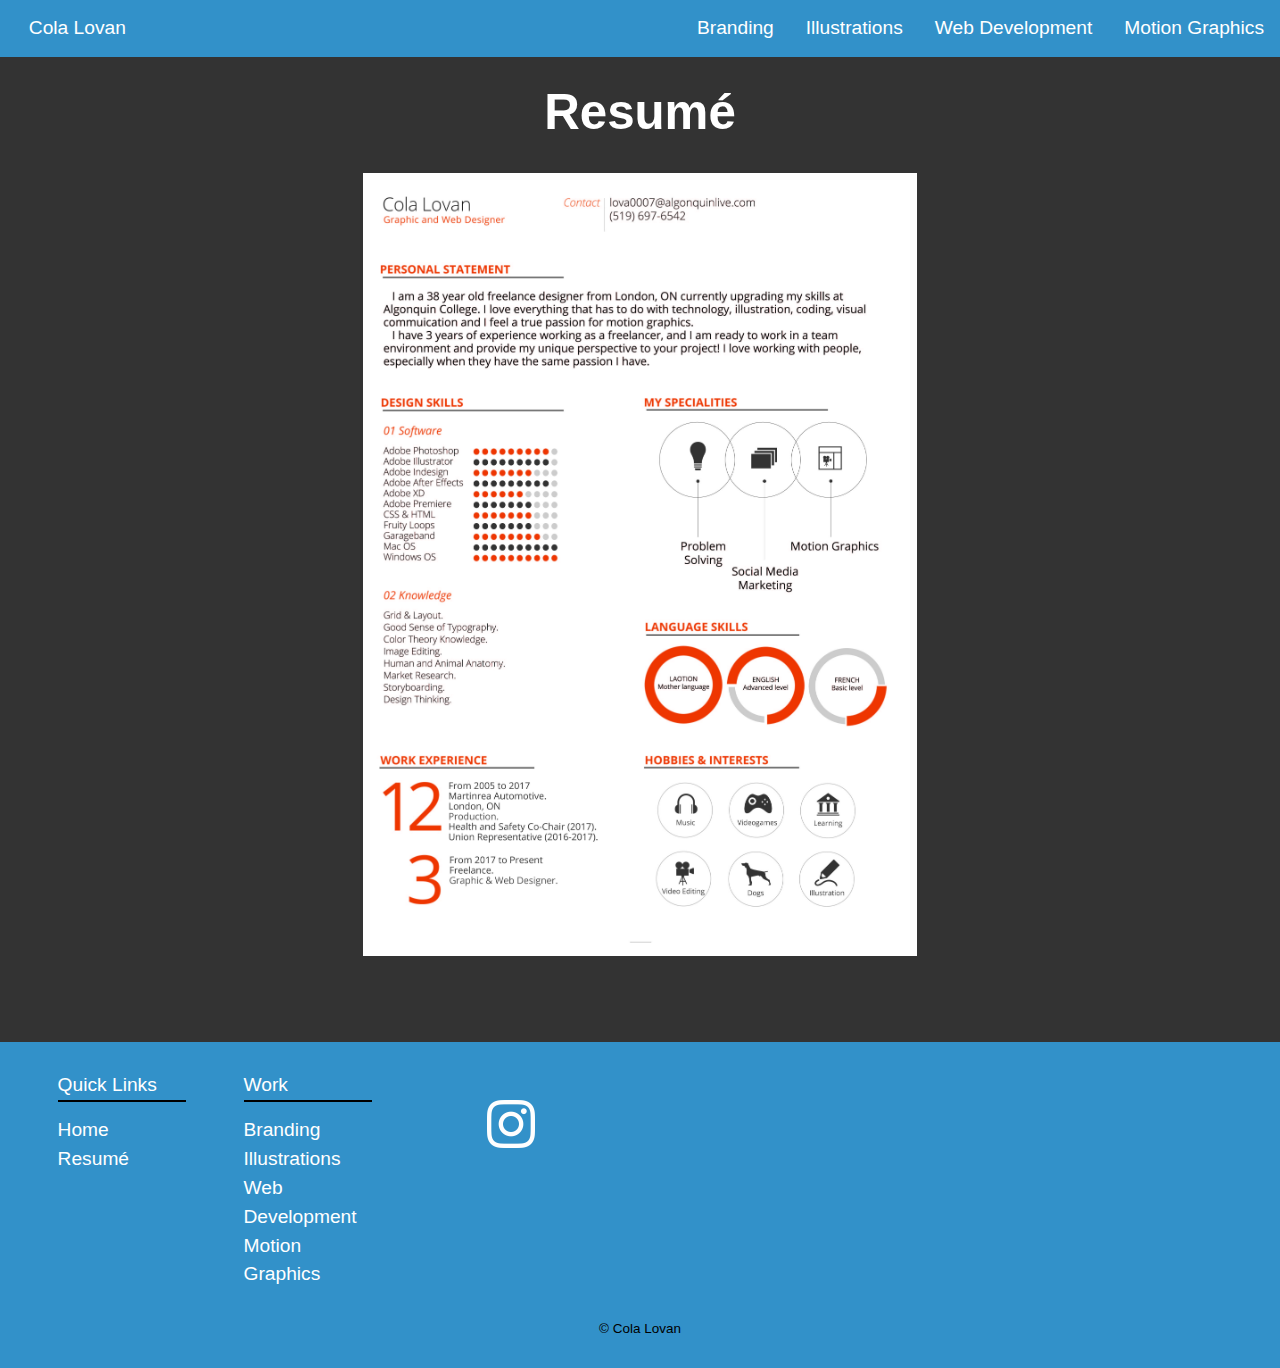
<file: resume.html>
<!DOCTYPE html>
<html lang="en-ca">
<head>
  <meta charset="utf-8">
  <title>Resumé</title>
  <meta name="viewport" content="width=device-width,initial-scale=1">
  <link href="css/grid.css" rel="stylesheet">
  <link href="css/modules.css" rel="stylesheet">
  <link href="css/type.css" rel="stylesheet">
  <link href="css/main.css" rel="stylesheet">
  <link rel="icon" href="img/favicon.ico" type="image/x-icon"/ >
</head>
<nav>
  <div id="navbar">
<ul class="ul1 list-group">
<li class="li1 navstate"><a href="motion.html">Motion Graphics</a></li>
<li class="li1 navstate"><a href="coding.html">Web Development</a></li>
<li class="li1 navstate"><a href="illustrations.html">Illustrations</a></li>
<li class="li1 navstate"><a href="branding.html">Branding</a></li>
<p class="t1 gutter pad-t-1-2 push-0"><a href="index.html">Cola Lovan</a></p>
</ul>
</div>
</nav>
<body class="resume">
<div class="grid island center-content">
  <div class="unit m-1-2">
<h1 class="unit xs-1 center-text nina t1 push-0 pad-t">Resumé</h1>
<img class="unit island img-flex push xs-1 m-1-2" src="img/resume.jpg" alt="">
</div>
</div>

<footer class="unit gutter width-full pad-t" role="footer">
<div class="grid">

<div>
<div class="unit xs-1 s-1 m-1-2 l-1-2 gutter">
  <p class="push-0 t1">Quick Links</p>
  <hr class="push-1-2">
  <ul class="list-group">
<li><a href="index.html">Home</a></li>
<li><a href="resume.html">Resumé</a></li>
</ul>
</div>

<div class="unit xs-1 s-1 m-1-2 l-1-2 gutter">
<p class="push-0 t1">Work</p>
  <hr class="push-1-2">
<ul class="list-group">
  <li><a href="branding.html">Branding</a></li>
  <li><a href="illustrations.html">Illustrations</a></li>
  <li><a href="coding.html">Web Development</a></li>
  <li><a href="motion.html">Motion Graphics</a></li>

</ul>
</div>
</div>

<div class="unit xs-1 s-1-2 m-1-3 l-1-4 gutter-2">

<div class="unit xs-1 s-1-2 m-1-3 l-1-3 pad-t gutter">
  <a href="https://www.instagram.com/graphicontentment" target="_blank"><img src="img/instagram.png" alt=""></a>
</div>
</div>

</div>

<p class="unit center-content nano">&copy; Cola Lovan</p>

</footer>
</body>
</html>
</file>
<file: css/grid.css>
/*
  Gridifier || Code released under the UNLICENSE
  https://gridifier.web-dev.tools/#xs,4,0,0,0;s,4,25,0,0;m,4,38,1,1;l,4,60,1,1
*/

.grid {
  margin: 0;
  padding: 0;
  letter-spacing: -.31em;
  text-rendering: optimizeSpeed;
  display: -webkit-flex;
  display: -ms-flexbox;
  display: flex;
  -webkit-flex-flow: row wrap;
  -ms-flex-flow: row wrap;
  flex-flow: row wrap;
}

.grid-bottom {
  -webkit-align-items: flex-end;
  -ms-align-items: flex-end;
  align-items: flex-end;
}

.grid-middle {
  -webkit-align-items: center;
  -ms-align-items: center;
  align-items: center;
}

.grid-stretch {
  -webkit-align-items: stretch;
  -ms-align-items: stretch;
  align-items: stretch;
}

.opera-only :-o-prefocus,
.grid {
  word-spacing: -.43em;
}

.unit {
  letter-spacing: normal;
  text-rendering: auto;
  vertical-align: top;
  word-spacing: normal;
  display: inline-block;
  visibility: visible;
}

.grid-bottom .unit {
  vertical-align: bottom;
}

.grid-middle .unit {
  vertical-align: middle;
}

[class*="unit-push-"],
[class*="unit-pull-"] {
  position: relative;
}

.unit-content-distribute {
  display: -ms-flexbox;
  display: -webkit-flex;
  display: flex;
  -ms-flex-direction: column;
  -webkit-flex-direction: column;
  flex-direction: column;
  -ms-flex-pack: justify;
  -webkit-justify-content: space-between;
  justify-content: space-between;
}

.unit-content-center,
.unit-content-center-vertical {
  display: -webkit-flex;
  display: -ms-flexbox;
  display: flex;
  -webkit-justify-content: center;
  -ms-flex-pack: center;
  justify-content: center;
  -webkit-align-items: center;
  -ms-flex-align: center;
  align-items: center;
  -webkit-align-content: center;
  -ms-flex-line-pack: center;
  align-content: center;
  -webkit-flex-direction: column wrap;
  -ms-flex-direction: column wrap;
  flex-flow: column wrap;
}

.unit-content-center-horizontal {
  display: -webkit-flex;
  display: -ms-flexbox;
  display: flex;
  -webkit-justify-content: center;
  -ms-flex-pack: center;
  justify-content: center;
  -webkit-align-items: center;
  -ms-flex-align: center;
  align-items: center;
  -webkit-align-content: center;
  -ms-flex-line-pack: center;
  align-content: center;
  -webkit-flex-direction: row wrap;
  -ms-flex-direction: row wrap;
  flex-flow: row wrap;
}

.content-fill,
.content-stretch {
  -ms-flex-grow: 2;
  -webkit-flex-grow: 2;
  flex-grow: 2;
  max-width: 100%; /* @bugfix: IE 10, 11 */
}

.content-shrink {
  -ms-align-self: center;
  -webkit-align-self: center;
  align-self: center;
}

.unit-xs-hidden,
.xs-0 {
  display: none;
  visibility: hidden;
}

.unit-xs-centered {
  margin: 0 auto;
}

.unit-xs-1,
.xs-1 {
  display: block;
  visibility: visible;
  width: 100%;
}

.unit-xs-1-2,
.xs-1-2 {
  width: 50%;
}

.unit-xs-1-3,
.xs-1-3 {
  width: 33.3333%;
}

.unit-xs-2-3,
.xs-2-3 {
  width: 66.6667%;
}

.unit-xs-1-4,
.xs-1-4 {
  width: 25%;
}

.unit-xs-3-4,
.xs-3-4 {
  width: 75%;
}

.unit-xs-1-2,
.xs-1-2,
.unit-xs-1-3,
.xs-1-3,
.unit-xs-2-3,
.xs-2-3,
.unit-xs-1-4,
.xs-1-4,
.unit-xs-3-4,
.xs-3-4 {
  display: inline-block;
  visibility: visible;
}

.unit-xs-1-2[class*="-content-"],
.xs-1-2[class*="-content-"],
.unit-xs-1-3[class*="-content-"],
.xs-1-3[class*="-content-"],
.unit-xs-2-3[class*="-content-"],
.xs-2-3[class*="-content-"],
.unit-xs-1-4[class*="-content-"],
.xs-1-4[class*="-content-"],
.unit-xs-3-4[class*="-content-"],
.xs-3-4[class*="-content-"] {
  display: -webkit-flex;
  display: -ms-flexbox;
  display: flex;
}

.unit-xs-content-distribute,
.xs-content-distribute {
  display: -ms-flexbox;
  display: -webkit-flex;
  display: flex;
  -ms-flex-direction: column;
  -webkit-flex-direction: column;
  flex-direction: column;
  -ms-flex-pack: justify;
  -webkit-justify-content: space-between;
  justify-content: space-between;
}

.unit-xs-content-center,
.unit-xs-content-center-vertical {
  display: -webkit-flex;
  display: -ms-flexbox;
  display: flex;
  -webkit-justify-content: center;
  -ms-flex-pack: center;
  justify-content: center;
  -webkit-align-items: center;
  -ms-flex-align: center;
  align-items: center;
  -webkit-align-content: center;
  -ms-flex-line-pack: center;
  align-content: center;
  -webkit-flex-direction: column wrap;
  -ms-flex-direction: column wrap;
  flex-flow: column wrap;
}

.unit-xs-content-center-horizontal {
  display: -webkit-flex;
  display: -ms-flexbox;
  display: flex;
  -webkit-justify-content: center;
  -ms-flex-pack: center;
  justify-content: center;
  -webkit-align-items: center;
  -ms-flex-align: center;
  align-items: center;
  -webkit-align-content: center;
  -ms-flex-line-pack: center;
  align-content: center;
  -webkit-flex-direction: row wrap;
  -ms-flex-direction: row wrap;
  flex-flow: row wrap;
}

.xs-content-fill,
.xs-content-stretch {
  -ms-flex-grow: 2;
  -webkit-flex-grow: 2;
  flex-grow: 2;
  max-width: 100%; /* @bugfix: IE 10, 11 */
}

.xs-content-shrink {
  -ms-align-self: center;
  -webkit-align-self: center;
  align-self: center;
}

@media only screen and (min-width: 25em) {

  .unit-s-hidden,
  .s-0 {
    display: none;
    visibility: hidden;
  }

  .unit-s-centered {
    margin: 0 auto;
  }

  .unit-s-1,
  .s-1 {
    display: block;
    visibility: visible;
    width: 100%;
  }

  .unit-s-1-2,
  .s-1-2 {
    width: 50%;
  }

  .unit-s-1-3,
  .s-1-3 {
    width: 33.3333%;
  }

  .unit-s-2-3,
  .s-2-3 {
    width: 66.6667%;
  }

  .unit-s-1-4,
  .s-1-4 {
    width: 25%;
  }

  .unit-s-3-4,
  .s-3-4 {
    width: 75%;
  }

  .unit-s-1-2,
  .s-1-2,
  .unit-s-1-3,
  .s-1-3,
  .unit-s-2-3,
  .s-2-3,
  .unit-s-1-4,
  .s-1-4,
  .unit-s-3-4,
  .s-3-4 {
    display: inline-block;
    visibility: visible;
  }

  .unit-s-1-2[class*="-content-"],
  .s-1-2[class*="-content-"],
  .unit-s-1-3[class*="-content-"],
  .s-1-3[class*="-content-"],
  .unit-s-2-3[class*="-content-"],
  .s-2-3[class*="-content-"],
  .unit-s-1-4[class*="-content-"],
  .s-1-4[class*="-content-"],
  .unit-s-3-4[class*="-content-"],
  .s-3-4[class*="-content-"] {
    display: -webkit-flex;
    display: -ms-flexbox;
    display: flex;
  }

  .unit-s-content-distribute,
  .s-content-distribute {
    display: -ms-flexbox;
    display: -webkit-flex;
    display: flex;
    -ms-flex-direction: column;
    -webkit-flex-direction: column;
    flex-direction: column;
    -ms-flex-pack: justify;
    -webkit-justify-content: space-between;
    justify-content: space-between;
  }

  .unit-s-content-center,
  .unit-s-content-center-vertical {
    display: -webkit-flex;
    display: -ms-flexbox;
    display: flex;
    -webkit-justify-content: center;
    -ms-flex-pack: center;
    justify-content: center;
    -webkit-align-items: center;
    -ms-flex-align: center;
    align-items: center;
    -webkit-align-content: center;
    -ms-flex-line-pack: center;
    align-content: center;
    -webkit-flex-direction: column wrap;
    -ms-flex-direction: column wrap;
    flex-flow: column wrap;
  }

  .unit-s-content-center-horizontal {
    display: -webkit-flex;
    display: -ms-flexbox;
    display: flex;
    -webkit-justify-content: center;
    -ms-flex-pack: center;
    justify-content: center;
    -webkit-align-items: center;
    -ms-flex-align: center;
    align-items: center;
    -webkit-align-content: center;
    -ms-flex-line-pack: center;
    align-content: center;
    -webkit-flex-direction: row wrap;
    -ms-flex-direction: row wrap;
    flex-flow: row wrap;
  }

  .s-content-fill,
  .s-content-stretch {
    -ms-flex-grow: 2;
    -webkit-flex-grow: 2;
    flex-grow: 2;
    max-width: 100%; /* @bugfix: IE 10, 11 */
  }

  .s-content-shrink {
    -ms-align-self: center;
    -webkit-align-self: center;
    align-self: center;
  }

}

@media only screen and (min-width: 38em) {

  .unit-m-hidden,
  .m-0 {
    display: none;
    visibility: hidden;
  }

  .unit-m-centered {
    margin: 0 auto;
  }

  .unit-m-1,
  .m-1 {
    display: block;
    visibility: visible;
    width: 100%;
  }

  .unit-offset-m-0 {
    margin-left: 0;
  }

  .unit-push-m-0,
  .unit-pull-m-0 {
    left: 0;
  }

  .unit-m-1-2,
  .m-1-2 {
    width: 50%;
  }

  .unit-offset-m-1-2 {
    margin-left: 50%;
  }

  .unit-push-m-1-2 {
    left: 50%;
  }

  .unit-pull-m-1-2 {
    left: -50%;
  }

  .unit-m-1-3,
  .m-1-3 {
    width: 33.3333%;
  }

  .unit-offset-m-1-3 {
    margin-left: 33.3333%;
  }

  .unit-push-m-1-3 {
    left: 33.3333%;
  }

  .unit-pull-m-1-3 {
    left: -33.3333%;
  }

  .unit-m-2-3,
  .m-2-3 {
    width: 66.6667%;
  }

  .unit-offset-m-2-3 {
    margin-left: 66.6667%;
  }

  .unit-push-m-2-3 {
    left: 66.6667%;
  }

  .unit-pull-m-2-3 {
    left: -66.6667%;
  }

  .unit-m-1-4,
  .m-1-4 {
    width: 25%;
  }

  .unit-offset-m-1-4 {
    margin-left: 25%;
  }

  .unit-push-m-1-4 {
    left: 25%;
  }

  .unit-pull-m-1-4 {
    left: -25%;
  }

  .unit-m-3-4,
  .m-3-4 {
    width: 75%;
  }

  .unit-offset-m-3-4 {
    margin-left: 75%;
  }

  .unit-push-m-3-4 {
    left: 75%;
  }

  .unit-pull-m-3-4 {
    left: -75%;
  }

  .unit-m-1-2,
  .m-1-2,
  .unit-m-1-3,
  .m-1-3,
  .unit-m-2-3,
  .m-2-3,
  .unit-m-1-4,
  .m-1-4,
  .unit-m-3-4,
  .m-3-4 {
    display: inline-block;
    visibility: visible;
  }

  .unit-m-1-2[class*="-content-"],
  .m-1-2[class*="-content-"],
  .unit-m-1-3[class*="-content-"],
  .m-1-3[class*="-content-"],
  .unit-m-2-3[class*="-content-"],
  .m-2-3[class*="-content-"],
  .unit-m-1-4[class*="-content-"],
  .m-1-4[class*="-content-"],
  .unit-m-3-4[class*="-content-"],
  .m-3-4[class*="-content-"] {
    display: -webkit-flex;
    display: -ms-flexbox;
    display: flex;
  }

  .unit-m-content-distribute,
  .m-content-distribute {
    display: -ms-flexbox;
    display: -webkit-flex;
    display: flex;
    -ms-flex-direction: column;
    -webkit-flex-direction: column;
    flex-direction: column;
    -ms-flex-pack: justify;
    -webkit-justify-content: space-between;
    justify-content: space-between;
  }

  .unit-m-content-center,
  .unit-m-content-center-vertical {
    display: -webkit-flex;
    display: -ms-flexbox;
    display: flex;
    -webkit-justify-content: center;
    -ms-flex-pack: center;
    justify-content: center;
    -webkit-align-items: center;
    -ms-flex-align: center;
    align-items: center;
    -webkit-align-content: center;
    -ms-flex-line-pack: center;
    align-content: center;
    -webkit-flex-direction: column wrap;
    -ms-flex-direction: column wrap;
    flex-flow: column wrap;
  }

  .unit-m-content-center-horizontal {
    display: -webkit-flex;
    display: -ms-flexbox;
    display: flex;
    -webkit-justify-content: center;
    -ms-flex-pack: center;
    justify-content: center;
    -webkit-align-items: center;
    -ms-flex-align: center;
    align-items: center;
    -webkit-align-content: center;
    -ms-flex-line-pack: center;
    align-content: center;
    -webkit-flex-direction: row wrap;
    -ms-flex-direction: row wrap;
    flex-flow: row wrap;
  }

  .m-content-fill,
  .m-content-stretch {
    -ms-flex-grow: 2;
    -webkit-flex-grow: 2;
    flex-grow: 2;
    max-width: 100%; /* @bugfix: IE 10, 11 */
  }

  .m-content-shrink {
    -ms-align-self: center;
    -webkit-align-self: center;
    align-self: center;
  }

}

@media only screen and (min-width: 60em) {

  .unit-l-hidden,
  .l-0 {
    display: none;
    visibility: hidden;
  }

  .unit-l-centered {
    margin: 0 auto;
  }

  .unit-l-1,
  .l-1 {
    display: block;
    visibility: visible;
    width: 100%;
  }

  .unit-offset-l-0 {
    margin-left: 0;
  }

  .unit-push-l-0,
  .unit-pull-l-0 {
    left: 0;
  }

  .unit-l-1-2,
  .l-1-2 {
    width: 50%;
  }

  .unit-offset-l-1-2 {
    margin-left: 50%;
  }

  .unit-push-l-1-2 {
    left: 50%;
  }

  .unit-pull-l-1-2 {
    left: -50%;
  }

  .unit-l-1-3,
  .l-1-3 {
    width: 33.3333%;
  }

  .unit-offset-l-1-3 {
    margin-left: 33.3333%;
  }

  .unit-push-l-1-3 {
    left: 33.3333%;
  }

  .unit-pull-l-1-3 {
    left: -33.3333%;
  }

  .unit-l-2-3,
  .l-2-3 {
    width: 66.6667%;
  }

  .unit-offset-l-2-3 {
    margin-left: 66.6667%;
  }

  .unit-push-l-2-3 {
    left: 66.6667%;
  }

  .unit-pull-l-2-3 {
    left: -66.6667%;
  }

  .unit-l-1-4,
  .l-1-4 {
    width: 25%;
  }

  .unit-offset-l-1-4 {
    margin-left: 25%;
  }

  .unit-push-l-1-4 {
    left: 25%;
  }

  .unit-pull-l-1-4 {
    left: -25%;
  }

  .unit-l-3-4,
  .l-3-4 {
    width: 75%;
  }

  .unit-offset-l-3-4 {
    margin-left: 75%;
  }

  .unit-push-l-3-4 {
    left: 75%;
  }

  .unit-pull-l-3-4 {
    left: -75%;
  }

  .unit-l-1-2,
  .l-1-2,
  .unit-l-1-3,
  .l-1-3,
  .unit-l-2-3,
  .l-2-3,
  .unit-l-1-4,
  .l-1-4,
  .unit-l-3-4,
  .l-3-4 {
    display: inline-block;
    visibility: visible;
  }

  .unit-l-1-2[class*="-content-"],
  .l-1-2[class*="-content-"],
  .unit-l-1-3[class*="-content-"],
  .l-1-3[class*="-content-"],
  .unit-l-2-3[class*="-content-"],
  .l-2-3[class*="-content-"],
  .unit-l-1-4[class*="-content-"],
  .l-1-4[class*="-content-"],
  .unit-l-3-4[class*="-content-"],
  .l-3-4[class*="-content-"] {
    display: -webkit-flex;
    display: -ms-flexbox;
    display: flex;
  }

  .unit-l-content-distribute,
  .l-content-distribute {
    display: -ms-flexbox;
    display: -webkit-flex;
    display: flex;
    -ms-flex-direction: column;
    -webkit-flex-direction: column;
    flex-direction: column;
    -ms-flex-pack: justify;
    -webkit-justify-content: space-between;
    justify-content: space-between;
  }

  .unit-l-content-center,
  .unit-l-content-center-vertical {
    display: -webkit-flex;
    display: -ms-flexbox;
    display: flex;
    -webkit-justify-content: center;
    -ms-flex-pack: center;
    justify-content: center;
    -webkit-align-items: center;
    -ms-flex-align: center;
    align-items: center;
    -webkit-align-content: center;
    -ms-flex-line-pack: center;
    align-content: center;
    -webkit-flex-direction: column wrap;
    -ms-flex-direction: column wrap;
    flex-flow: column wrap;
  }

  .unit-l-content-center-horizontal {
    display: -webkit-flex;
    display: -ms-flexbox;
    display: flex;
    -webkit-justify-content: center;
    -ms-flex-pack: center;
    justify-content: center;
    -webkit-align-items: center;
    -ms-flex-align: center;
    align-items: center;
    -webkit-align-content: center;
    -ms-flex-line-pack: center;
    align-content: center;
    -webkit-flex-direction: row wrap;
    -ms-flex-direction: row wrap;
    flex-flow: row wrap;
  }

  .l-content-fill,
  .l-content-stretch {
    -ms-flex-grow: 2;
    -webkit-flex-grow: 2;
    flex-grow: 2;
    max-width: 100%; /* @bugfix: IE 10, 11 */
  }

  .l-content-shrink {
    -ms-align-self: center;
    -webkit-align-self: center;
    align-self: center;
  }

}
</file>
<file: css/modules.css>
/*
 * Modulifier || Code released under the UNLICENSE
 * Code under other copyrights & licenses listed below.
 * https://modulifier.web-dev.tools/#responsive;images;list-group;embed;media-object;icons;hidden;positioning;nice-lists;forms;buttons;accessibility;print
 */

@-moz-viewport { width: device-width; scale: 1; }
@-ms-viewport { width: device-width; scale: 1; }
@-o-viewport { width: device-width; scale: 1; }
@-webkit-viewport { width: device-width; scale: 1; }
@viewport { width: device-width; scale: 1; }

html {
  box-sizing: border-box;
  -moz-text-size-adjust: 100%;
  -ms-text-size-adjust: 100%;
  -webkit-text-size-adjust: 100%;
  text-size-adjust: 100%;
}

*, *::before, *::after {
  box-sizing: inherit;
}

body {
  margin: 0;
}

article,
aside,
details,
figcaption,
figure,
footer,
header,
main,
menu,
nav,
section,
summary {
  display: block;
}

audio,
canvas,
progress,
video {
  display: inline-block;
  vertical-align: baseline;
}

template {
  display: none;
}

details {
  cursor: pointer;
}

audio:not([controls]) {
  display: none;
  height: 0;
}

a,
area,
button,
input,
label,
select,
textarea,
[tabindex] {
  -ms-touch-action: manipulation;
  touch-action: manipulation;
}

img {
  border: 0;
}

.img-flex,
.img-flex img {
  display: block;
  width: 100%;
}

svg {
  fill: currentColor;
}

svg:not(:root) {
  overflow: hidden;
}

svg.img-flex {
  width: 100%;
  height: 100%;
}

.image-replacement, .ir {
  overflow: hidden;
  direction: ltr;
  text-align: left;
  text-indent: 100%;
  white-space: nowrap;
}

.list-group, .list-group-inline, .list-group--inline {
  padding-left: 0;
  list-style-type: none;
}

.list-group > dd {
  margin-left: 0;
}

.list-group-inline::before,
.list-group-inline::after,
.list-group--inline::before,
.list-group--inline::after {
  content: "";
  display: table;
}

.list-group-inline::after,
.list-group--inline::after {
  clear: both;
}

.list-group-inline > li,
.list-group--inline > li {
  display: inline-block;
}

.list-group-inline > dt,
.list-group--inline > dt {
  clear: left;
  float: left;
  width: 11em;
}

.list-group-inline > dd,
.list-group--inline > dd {
  float: left;
  min-width: 12em;
}

.embed {
  margin-left: 0;
  margin-right: 0;
  overflow: hidden;
  position: relative;
  width: 100%;
}

.embed-1by1, .embed--1by1 {
  padding-top: 100%; /* Square */
}

.embed-4by3, .embed--4by3 {
  padding-top: 75%; /* Traditional TV/computer screens */
}

.embed-iso216, .embed--iso216 {
  padding-top: 70.92%; /* A-standard paper sizes */
}

.embed-3by2, .embed--3by2 {
  padding-top: 66.6%; /* Classic 35 mm film & most digital photos, landscape */
}

.embed-2by3, .embed--2by3 {
  padding-top: 150%; /* Classic 35 mm film & most digital photos, portrait */
}

.embed-golden, .embed--golden {
  padding-top: 61.8%; /* The Golden Ratio */
}

.embed-16by9, .embed--16by9 {
  padding-top: 56.25%; /* HD TV */
}

.embed-185by100, .embed--185by100 {
  padding-top: 54.05%; /* Common widescreen cinema */
}

.embed-24by10, .embed--24by10 {
  padding-top: 41.667%; /* Widescreen cinema: 2.4:1 */
}

.embed-3by1, .embed--3by1 {
  padding-top: 33.3333%; /* Panorama photos */
}

.embed-4by1, .embed--4by1 {
  padding-top: 25%; /* Polyvision */
}

.embed-5by1, .embed--5by1 {
  padding-top: 20%; /* Really wide... */
}

.embed-item, .embed__item {
  min-height: 100%;
  left: 0;
  position: absolute;
  top: 0;
  width: 100%;
}

.media {
  overflow: hidden;
}

.media-img, .media__img {
  float: left;
}

.media-img-reversed, .media__img--reversed {
  float: right;
}

.media-img-stacked, .media__img--stacked {
  float: none;
}

.media-body, .media__body {
  overflow: hidden;
  min-width: 12em; /* Slightly less than 200px, responsiveness built in */
}

.icon {
  display: inline-block;
  position: relative;
  background: transparent none no-repeat center center;
  background-size: contain;
  vertical-align: middle;
}

.i-16, .i--16 {
  height: 16px;
  width: 16px;
}

.i-18, .i--18 {
  height: 18px;
  width: 18px;
}

.i-20, .i--20 {
  height: 20px;
  width: 20px;
}

.i-24, .i--24 {
  height: 24px;
  width: 24px;
}

.i-32, .i--32 {
  height: 32px;
  width: 32px;
}

.i-48, .i--48 {
  height: 48px;
  width: 48px;
}

.i-64, .i--64 {
  height: 64px;
  width: 64px;
}

.i-96, .i--96 {
  height: 96px;
  width: 96px;
}

.i-128, .i--128 {
  height: 128px;
  width: 128px;
}

.i-192, .i--192 {
  height: 192px;
  width: 192px;
}

.i-256, .i--256 {
  height: 256px;
  width: 256px;
}

.icon img,
.icon svg {
  left: 0;
  height: 100%;
  position: absolute;
  top: 0;
  width: 100%;
  fill: currentColor;
}

.icon-label {
  vertical-align: middle;
}

.icon-link,
.icon-link:focus,
.icon-link:hover {
  text-decoration: none;
}

[hidden], .hidden {
  /* stylelint-disable declaration-no-important */
  display: none !important;
  visibility: hidden !important;
  /* stylelint-enable */
}

.visually-hidden {
  height: 1px;
  margin: -1px;
  overflow: hidden;
  padding: 0;
  position: absolute;
  width: 1px;
  border: 0;
  clip: rect(0 0 0 0);
  clip-path: inset(50%);
}

.visually-hidden.focusable:active, .visually-hidden.focusable:focus {
  height: auto;
  margin: 0;
  overflow: visible;
  position: static;
  width: auto;
  clip: auto;
  clip-path: none;
}

.invisible {
  visibility: hidden;
}

.chop,
.crop {
  overflow: hidden;
}

.truncate {
  max-width: 100%;
  overflow: hidden;
  width: 100%;
  text-overflow: ellipsis;
  white-space: nowrap;
}

.scrollable {
  max-width: 100%;
  overflow-x: auto;
  overflow-y: hidden;
  -webkit-overflow-scrolling: touch;
}

.flex-row {
  display: -webkit-flex;
  display: -ms-flexbox;
  display: flex;
}

.flex-justify {
  -webkit-justify-content: space-between;
  -ms-flex-pack: space-between;
  justify-content: space-between;
}

.flex-align-center {
  -webkit-align-items: center;
  -ms-flex-align: center;
  align-items: center;
}

.center-text,
.center-flow {
  text-align: center;
}

.center-block {
  margin-left: auto;
  margin-right: auto;
}

.no-auto-margins,
.not-centered {
  /* stylelint-disable declaration-no-important */
  margin-left: 0 !important;
  margin-right: 0 !important;
  /* stylelint-enable */
}

.center-content,
.center-content-vertical,
.center-contents,
.center-contents-vertical {
  display: -webkit-flex;
  display: -ms-flexbox;
  display: flex;
  -webkit-justify-content: center;
  -ms-flex-pack: center;
  justify-content: center;
  -webkit-align-items: center;
  -ms-flex-align: center;
  align-items: center;
  -webkit-align-content: center;
  -ms-flex-line-pack: center;
  align-content: center;
  -webkit-flex-direction: column wrap;
  -ms-flex-direction: column wrap;
  flex-flow: column wrap;
}

.center-content-start,
.center-content-vertical-start,
.center-contents-start,
.center-contents-vertical-start {
  display: -webkit-flex;
  display: -ms-flexbox;
  display: flex;
  -webkit-justify-content: center;
  -ms-flex-pack: center;
  justify-content: center;
  -webkit-flex-direction: column wrap;
  -ms-flex-direction: column wrap;
  flex-flow: column wrap;
}

.center-content-horizontal,
.center-contents-horizontal {
  display: -webkit-flex;
  display: -ms-flexbox;
  display: flex;
  -webkit-justify-content: center;
  -ms-flex-pack: center;
  justify-content: center;
  -webkit-align-items: center;
  -ms-flex-align: center;
  align-items: center;
  -webkit-align-content: center;
  -ms-flex-line-pack: center;
  align-content: center;
  -webkit-flex-direction: row wrap;
  -ms-flex-direction: row wrap;
  flex-flow: row wrap;
}

.clearfix::after {
  content: " ";
  display: block;
  clear: both;
}

.left {
  float: left;
}

.right {
  float: right;
}

.inline {
  display: inline;
}

.block {
  display: block;
}

.inline-block, .ib {
  display: inline-block;
}

.valign-top {
  vertical-align: top;
}

.valign-bottom {
  vertical-align: bottom;
}

.valign-middle {
  vertical-align: middle;
}

.fixed {
  position: fixed;
}

.relative {
  position: relative;
}

[class*="pin-"],
.absolute {
  position: absolute;
}

.static {
  position: static;
}

.zindex-1 {
  z-index: 1;
}

.zindex-2 {
  z-index: 2;
}

.zindex-3 {
  z-index: 3;
}

.zindex-1000 {
  z-index: 1000;
}

.pin-top-left,
.pin-left-top,
.pin-tl,
.pin-lt {
  top: 0;
  left: 0;
}

.pin-top-right,
.pin-right-top,
.pin-tr,
.pin-rt {
  top: 0;
  right: 0;
}

.pin-bottom-left,
.pin-left-bottom,
.pin-bl,
.pin-lb {
  bottom: 0;
  left: 0;
}

.pin-bottom-right,
.pin-right-bottom,
.pin-br,
.pin-rb {
  bottom: 0;
  right: 0;
}

.pin-top-center,
.pin-center-top,
.pin-tc,
.pin-ct {
  left: 50%;
  top: 0;
  transform: translateX(-50%);
}

.pin-bottom-center,
.pin-center-bottom,
.pin-bc,
.pin-cb {
  bottom: 0;
  left: 50%;
  transform: translateX(-50%);
}

.pin-center-left,
.pin-left-center,
.pin-cl,
.pin-lc {
  left: 0;
  top: 50%;
  transform: translateY(-50%);
}

.pin-center-right,
.pin-right-center,
.pin-cr,
.pin-rc {
  right: 0;
  top: 50%;
  transform: translateY(-50%);
}

.pin-center, .pin-c {
  left: 50%;
  top: 50%;
  transform: translate(-50%, -50%);
}

.width-quarter, .w-1-4 {
  width: 25%;
}

.width-half, .w-1-2 {
  width: 50%;
}

.width-full, .w-1 {
  width: 100%;
}

.height-quarter, .h-1-4 {
  height: 25%;
}

.height-half, .h-1-2 {
  height: 50%;
}

.height-full, .h-1 {
  height: 100%;
}

.height-win-quarter, .h-w-1-4 {
  height: 25vh;
  max-height: 46em;
}

.height-win-half, .h-w-1-2 {
  height: 50vh;
  max-height: 46em;
}

.height-win-full, .h-w-1 {
  height: 100vh;
  max-height: 46em;
}

ul {
  list-style-type: none;
}

ul > li::before {
  content: "·";
  float: left;
  margin-left: -1.6em;
  width: 1.3em;
  text-align: right;
}

ol {
  counter-reset: ol-simple-numbers;
  list-style-type: none;
}

ol > li::before {
  float: left;
  margin-left: -1.6em;
  width: 1.3em;
  counter-increment: ol-simple-numbers;
  content: counter(ol-simple-numbers);
  text-align: right;
}

.list-group > li::before,
.list-group-inline > li::before,
.list-group--inline > li::before {
  content: none;
}

/* stylelint-disable no-descending-specificity */

/*
 * (c) Nicolas Gallagher and Jonathan Neal of Normalize.css || MIT License
 *     https://necolas.github.io/normalize.css/
 */

button,
input,
optgroup,
select,
textarea {
  color: inherit;
  font: inherit;
  margin: 0;
}

button,
input {
  overflow: visible;
}

button,
select {
  text-transform: none;
}

button,
html [type="button"],
[type="reset"],
[type="submit"] {
  -webkit-appearance: button;
  cursor: pointer;
}

button[disabled],
html input[disabled] {
  cursor: default;
}

button::-moz-focus-inner,
input::-moz-focus-inner {
  border: 0;
  padding: 0;
}

[type="checkbox"],
[type="radio"] {
  opacity: 0;
  position: absolute;
  height: 1px;
  width: 1px;
}

[type="number"]::-webkit-inner-spin-button,
[type="number"]::-webkit-outer-spin-button {
  height: auto;
}

[type="search"]::-webkit-search-cancel-button,
[type="search"]::-webkit-search-decoration {
  -webkit-appearance: none;
}

fieldset {
  padding-left: 0;
  padding-right: 0;

  border: 0;
  border-top: 2px solid #666;
}

legend {
  color: inherit;
  display: table;
  max-width: 100%;
  padding: 0 .3em 0 0;
  white-space: normal;

  border: 0;

  font-weight: bold;
}

optgroup {
  font-weight: bold;
}

::-webkit-input-placeholder {
  color: inherit;
  opacity: .54;
}

::-webkit-file-upload-button {
  -webkit-appearance: button;
  font: inherit;
}

/* End Normalize.css code */

label,
.label-block {
  display: block;
  cursor: pointer;
}

[type="checkbox"] + label,
[type="radio"] + label,
.label-inline {
  display: inline-block;
}

input:not([type]),
[type="text"],
[type="number"],
[type="search"],
[type="url"],
[type="email"],
[type="password"],
[type="tel"],
[type="datetime-local"],
[type="month"],
[type="week"],
[type="date"],
[type="time"],
[type="range"],
select,
textarea {
  -moz-appearance: none;
  -webkit-appearance: none;
  appearance: none;
}

input,
textarea {
  display: block;
  width: 100%;

  background-color: #fff;
  border: 2px solid #666;
  border-radius: 0;
}

label {
  vertical-align: middle;
}

textarea {
  max-width: 100%;
  min-height: 4em;
  overflow: auto;
}

[type="color"] {
  display: inline-block;
  width: 2em;
}

select {
  display: block;
  width: 100%;

  background-image: url("data:image/svg+xml,%3Csvg xmlns='http://www.w3.org/2000/svg' width='256' height='256' viewBox='0 0 256 256'%3E%3Cpath fill='none' stroke='%23000' stroke-miterlimit='10' stroke-width='70' d='M36.3 82.1l91.9 91.8 91.5-91.8'/%3E%3C/svg%3E");
  background-repeat: no-repeat;
  background-position: calc(100% - .4em) center;
  background-size: 18px auto;
  background-color: #fff;
  border: 2px solid #666;
  border-radius: 0;
}

[type="checkbox"] + label::before {
  content: " ";
  display: inline-block;
  height: 1.8em;
  margin-right: .3em;
  position: relative;
  vertical-align: middle;
  top: -.1em;
  width: 1.8em;

  background-color: #fff;
  background-size: cover;
  border: 2px solid #666;

  line-height: inherit;
}

[type="checkbox"]:checked + label::before {
  background-image: url("data:image/svg+xml,%3Csvg xmlns='http://www.w3.org/2000/svg' width='256' height='256' viewBox='0 0 256 256'%3E%3Cpath fill='none' stroke='%23000' stroke-miterlimit='10' stroke-width='50' d='M49.9 130.1l50.8 50.7L206.1 75.2'/%3E%3C/svg%3E");
}

[type="checkbox"]:focus + label::before {
  outline: 3px solid #000;
  z-index: 1000;
}

[type="radio"] + label::before {
  content: " ";
  display: inline-block;
  height: 1.8em;
  margin-right: .3em;
  position: relative;
  vertical-align: middle;
  top: -.1em;
  width: 1.8em;

  background-color: #fff;
  background-size: cover;
  border: 2px solid #666;
  border-radius: 50%;

  line-height: inherit;
}

[type="radio"]:checked + label::before {
  background-image: url("data:image/svg+xml,%3Csvg xmlns='http://www.w3.org/2000/svg' width='256' height='256' viewBox='0 0 256 256'%3E%3Ccircle cx='128' cy='128' r='70.4'/%3E%3C/svg%3E");
}

[type="radio"]:focus + label::before,
[type="radio"] + label:focus::before {
  box-shadow: 0 0 0 3px #000;
  z-index: 1000;
}

[type="range"] {
  border: 0;
  background-color: #fff;
}

[type="range"]::-webkit-slider-runnable-track {
  height: 6px;

  -webkit-appearance: none;
  appearance: none;
  background-color: #ccc;
  border: 0;
  border-radius: 3px;
}

[type="range"]:active::-webkit-slider-runnable-track {
  background-color: #ccc;
}

[type="range"]::-moz-range-track {
  height: 6px;

  -moz-appearance: none;
  appearance: none;
  background-color: #ccc;
  border: 0;
  border-radius: 3px;
}

[type="range"]:active::-moz-range-track {
  background-color: #ccc;
}

[type="range"]::-ms-track {
  height: 6px;

  -ms-appearance: none;
  appearance: none;
  background-color: #ccc;
  border: 0;
  border-radius: 3px;
}

[type="range"]:active::-ms-track {
  background-color: #ccc;
}

[type="range"]::-webkit-slider-thumb {
  margin-top: -4px;
  height: 16px;
  width: 16px;

  -webkit-appearance: none;
  appearance: none;
  background-color: #000;
  border: none;
  border-radius: 50%;
}

[type="range"]:hover::-webkit-slider-thumb {
  background-color: #000;
}

[type="range"]:active::-webkit-slider-thumb {
  background-color: #000;
}

[type="range"]::-moz-range-thumb {
  margin-top: -4px;
  height: 16px;
  width: 16px;

  -webkit-appearance: none;
  appearance: none;
  background-color: #000;
  border: none;
  border-radius: 50%;
}

[type="range"]:hover::-moz-range-thumb {
  background-color: #000;
}

[type="range"]:active::-moz-range-thumb {
  background-color: #000;
}

[type="range"]::-ms-thumb {
  margin-top: -4px;
  height: 16px;
  width: 16px;

  -webkit-appearance: none;
  appearance: none;
  background-color: #000;
  border: none;
  border-radius: 50%;
}

[type="range"]:hover::-ms-thumb {
  background-color: #000;
}

[type="range"]:active::-ms-thumb {
  background-color: #000;
}

[type="checkbox"].hide-custom-input + label::before,
[type="checkbox"] + .hide-custom-input::before,
[type="radio"].hide-custom-input + label::before,
[type="radio"] + .hide-custom-input::before {
  content: none;
  display: none;
}

/* stylelint-enable */

.link-box {
  display: block;
  text-decoration: none;
}

/* stylelint-disable no-descending-specificity */

button,
.btn {
  cursor: pointer;
  display: inline-block;
  margin: 0;
  overflow: visible;
  padding: .375em .75em .42em;
  -webkit-appearance: none;
  -moz-appearance: none;
  appearance: none;
  background-color: #333;
  border-radius: 4px;
  border: 3px solid #333;
  color: #fff;
  font: inherit;
  text-decoration: none;
  text-transform: none;
}

button::-moz-focus-inner {
  border: 0;
  padding: 0;
}

/* stylelint-enable */

button:focus,
button:hover,
.btn:focus,
.btn:hover {
  background-color: #000;
  border-color: #000;
  color: #fff;
}

button[disabled] {
  cursor: default;
}

.btn-light, .btn--light {
  background-color: #e2e2e2;
  border-color: #e2e2e2;
  color: #000;
}

.btn-light:focus,
.btn-light:hover,
.btn--light:focus,
.btn--light:hover {
  background-color: #666;
  border-color: #666;
  color: #fff;
}

.btn-ghost,
.btn--ghost {
  background-color: transparent;
  border-color: #333;
  color: #000;
}

.btn-ghost:focus,
.btn-ghost:hover,
.btn--ghost:focus,
.btn--ghost:hover {
  background-color: #e2e2e2;
  border-color: #000;
  color: #000;
}

.btn-link {
  display: inline;
  padding: 0;
  background-color: transparent;
  border-radius: 0;
  border: 0;
  color: inherit;
}

.btn-link:focus,
.btn-link:hover {
  background-color: transparent;
  color: inherit;
}

a:hover, a:active {
  outline: none;
}

a:focus,
[tabindex="0"]:focus,
details:focus,
summary:focus,
input:focus,
textarea:focus,
button:focus,
select:focus {
  outline: 3px solid #000;
  outline-offset: 0;
}

a:focus, [tabindex="0"]:focus {
  outline-offset: 3px;
}

.skip-links {
  margin: 0;
  padding: 0;
  list-style-type: none;
}

.skip-links > li::before {
  content: none; /* Remove the bullets if nice lists is selected */
}

.skip-links a,
.skip-links button {
  padding: .5em .75em;
  position: absolute;
  top: -10em;
  z-index: 10000; /* To make sure they're always on top */
  background-color: #000;
  border: 0;
  color: #fff;
  font-size: 1.125rem;
  font-weight: bold;
  text-decoration: none;
}

.skip-links a:focus,
.skip-links button:focus {
  outline-offset: 3px;
  top: 0;
}

[aria-busy="true"] {
  cursor: progress;
}

[aria-controls] {
  cursor: pointer;
}

[aria-disabled] {
  cursor: default;
}

.print-only {
  display: none;
  visibility: hidden;
}

.page-break-before {
  page-break-before: always;
}

.page-break-after {
  page-break-after: always;
}

.no-page-break-inside {
  page-break-inside: avoid;
}

@media print {

  /* stylelint-disable declaration-no-important */

  .no-print {
    display: none !important;
    visibility: hidden !important;
  }

  .print-only,
  .force-print {
    display: block !important;
    visibility: visible !important;
  }

  /* stylelint-enable */

  .visually-hidden.force-print {
    height: auto;
    margin: 0;
    overflow: visible;
    padding: 0;
    position: static;
    width: auto;
    border: 0;
    clip: initial;
    clip-path: none;
  }

  /*
   * (c) Fabien Sa || MIT License
   *     http://bafs.github.io/Gutenberg/
   */

  table,
  blockquote,
  pre,
  code,
  figure,
  li,
  hr,
  ul,
  ol,
  a,
  tr {
    page-break-inside: avoid;
  }

  h1, h2, h3, h4, h5, h6, p, a {
    orphans: 3;
    widows: 3;
  }

  h1,
  h2,
  h3,
  h4,
  h5,
  h6 {
    page-break-after: avoid;
    page-break-inside: avoid;
  }

  h1 + p,
  h2 + p,
  h3 + p,
  h4 + p,
  h5 + p,
  h6 + p {
    page-break-before: avoid;
  }

  img {
    page-break-after: auto;
    page-break-before: auto;
    page-break-inside: avoid;
  }

  /* stylelint-disable declaration-no-important */

  pre {
    white-space: pre-wrap !important;
    word-wrap: break-word;
  }

  /* stylelint-enable */

  /* End Gutenberg code */

  /*
   * (c) HTML5 Boilerplate || MIT License
   *     https://html5boilerplate.com/
   */

  /* stylelint-disable declaration-no-important */

  *, *::before, *::after, *::first-letter, *::first-line {
    background: none transparent !important;
    color: #000 !important;
    box-shadow: none !important;
    text-shadow: none !important;
  }

  /* stylelint-enable */

  a, a:visited {
    text-decoration: underline;
  }

  a[href]::after {
    content: " (" attr(href) ")";
  }

  abbr[title]::after {
    content: " (" attr(title) ")";
  }

  a[href^="#"]::after,
  a[href^="javascript:"]::after,
  a.no-print-href::after,
  a.href-no-print::after {
    content: "";
  }

  thead {
    display: table-header-group;
  }

  /* End HTML5 Boilerplate code */

}
</file>
<file: css/type.css>
/*
  Typografier || Code released under the UNLICENSE
  https://typografier.web-dev.tools/#0,100,1.3,1.067,0;38,110,1.4,1.125,1;60,120,1.5,1.125,1;90,130,1.5,1.125,1
*/

html {
  font-size: 100%;
  line-height: 1.3;
}

a {
  background-color: transparent;
  -webkit-text-decoration-skip: objects;
}

sub,
sup {
  font-size: .75em;
  line-height: 1px;
  position: relative;
  vertical-align: baseline;
}

sup {
  top: -.5em;
}

sub {
  bottom: -.25em;
}

pre,
code,
kbd,
samp {
  font-size: 1em;
}

abbr[title] {
  border-bottom: none;
  text-decoration: underline;
  text-decoration: underline dotted;
}

b,
strong {
  font-weight: bold;
}

dfn,
caption {
  font-style: italic;
}

hr {
  border: 0;
  border-top: 2px solid #000;
  height: 0;
}

table {
  border-collapse: collapse;
  border-spacing: 0;
  width: 100%;
  table-layout: fixed;
}

caption {
  text-align: left;
}

th,
td {
  border-bottom: 1px solid #000;
  text-align: left;
  vertical-align: top;
}

thead th {
  vertical-align: bottom;

  border-bottom-width: 2px;
}

.text-left {
  text-align: left;
}

.text-right {
  text-align: right;
}

.text-center {
  text-align: center;
}

.normal {
  font-weight: normal;
  font-style: normal;
}

.not-bold {
  font-weight: normal;
}

.not-italic {
  font-style: normal;
}

.bold {
  font-weight: bold;
}

.italic {
  font-style: italic;
}

.text-upper {
  text-transform: uppercase;
}

.text-lower {
  text-transform: lowercase;
}

.wrapper {
  margin-left: auto;
  margin-right: auto;
  max-width: 52em;
  width: 100%;
}

.wrapper-no-center {
  max-width: 52em;
  width: 100%;
}

.max-length {
  margin-left: auto;
  margin-right: auto;
  max-width: 36em;
  width: 100%;
}

.max-length-no-center {
  max-width: 36em;
  width: 100%;
}

h1,
h2,
h3,
h4,
h5,
h6,
p,
ul,
ol,
dl,
dd,
figure,
blockquote,
details,
hr,
fieldset,
pre,
table,
caption,
menu {
  margin: 0 0 1.3rem;
}

.tenamega {
  font-size: 2.0408rem;
  line-height: 2.925rem;
}

.tenakilo {
  font-size: 1.9127rem;
  line-height: 2.6rem;
}

.tena {
  font-size: 1.7926rem;
  line-height: 2.6rem;
}

.nina {
  font-size: 1.68rem;
  line-height: 2.275rem;
}

.yotta {
  font-size: 1.5745rem;
  line-height: 2.275rem;
}

.zetta {
  font-size: 1.4757rem;
  line-height: 1.95rem;
}

h1,
.exa {
  font-size: 1.383rem;
  line-height: 1.95rem;
}

h2,
.peta {
  font-size: 1.2962rem;
  line-height: 1.95rem;
}

h3,
.tera {
  font-size: 1.2148rem;
  line-height: 1.625rem;
}

h4,
.giga {
  font-size: 1.1385rem;
  line-height: 1.625rem;
}

h5,
.mega {
  font-size: 1.067rem;
  line-height: 1.625rem;
}

h6,
.kilo,
input,
textarea {
  font-size: 1rem;
  line-height: 1.3rem;
}

small,
.milli {
  font-size: .9372rem;
  line-height: 1.3rem;
}

.micro {
  font-size: .8784rem;
  line-height: 1.3rem;
}

.nano {
  font-size: .8232rem;
  line-height: 1.3rem;
}

.pico {
  font-size: .7715rem;
  line-height: 1.3rem;
}

ul {
  padding-left: 1em;
}

ol {
  padding-left: 1.6em;
}

input,
option,
select {
  height: calc(1.3rem + .1625rem + .1625rem);
}

[type="color"] {
  width: calc(1.3rem + .1625rem + .1625rem);
}

[type="checkbox"],
[type="radio"] {
  display: inline-block;
  height: auto;
}

.push {
  margin-bottom: 1.3rem;
}

.push-none,
.push-0 {
  margin-bottom: 0;
}

.push-double,
.push-2 {
  margin-bottom: 2.6rem;
}

.push-three-quarters,
.push-3-4 {
  margin-bottom: .975rem;
}

.push-half,
.push-1-2 {
  margin-bottom: .65rem;
}

.push-quarter,
.push-1-4 {
  margin-bottom: .325rem;
}

.push-eighth,
.push-1-8 {
  margin-bottom: .1625rem;
}

.push-right-eighth,
.push-r-1-8 {
  margin-right: .1625rem;
}

.push-right-quarter,
.push-r-1-4 {
  margin-right: .325rem;
}

.push-right-half,
.push-r-1-2 {
  margin-right: .65rem;
}

.push-right-three-quarters,
.push-r-3-4 {
  margin-right: .975rem;
}

.push-right,
.push-r {
  margin-right: 1.3rem;
}

.pad-top,
.pad-t {
  padding-top: 1.3rem;
}

.pad-bottom,
.pad-b {
  padding-bottom: 1.3rem;
}

.pad-top-double,
.pad-t-2 {
  padding-top: 2.6rem;
}

.pad-bottom-double,
.pad-b-2 {
  padding-bottom: 2.6rem;
}

.pad-top-three-quarters,
.pad-t-3-4 {
  padding-top: .975rem;
}

.pad-bottom-three-quarters,
.pad-b-3-4 {
  padding-bottom: .975rem;
}

.pad-top-half,
.pad-t-1-2 {
  padding-top: .65rem;
}

.pad-bottom-half,
.pad-b-1-2 {
  padding-bottom: .65rem;
}

.pad-top-quarter,
.pad-t-1-4 {
  padding-top: .325rem;
}

.pad-bottom-quarter,
.pad-b-1-4 {
  padding-bottom: .325rem;
}

.pad-top-eighth,
.pad-t-1-8 {
  padding-top: .1625rem;
}

.pad-bottom-eighth,
.pad-b-1-8 {
  padding-bottom: .1625rem;
}

.island {
  padding: 1.3rem;
}

.island-double,
.island-2 {
  padding: 2.6rem;
}

.island-three-quarters,
.island-3-4 {
  padding: .975rem;
}

.island-half,
.island-1-2 {
  padding: .65rem;
}

.island-quarter,
.island-1-4,
td,
table th {
  padding: .325rem;
}

.island-eighth,
.island-1-8,
input:not([type="checkbox"]),
input:not([type="radio"]),
textarea {
  padding: .1625rem;
}

.gutter {
  padding-left: 1.3rem;
  padding-right: 1.3rem;
}

.gutter-double,
.gutter-2 {
  padding-left: 2.6rem;
  padding-right: 2.6rem;
}

.gutter-three-quarters,
.gutter-3-4 {
  padding-left: .975rem;
  padding-right: .975rem;
}

.gutter-half,
.gutter-1-2 {
  padding-left: .65rem;
  padding-right: .65rem;
}

.gutter-quarter,
.gutter-1-4,
caption {
  padding-left: .325rem;
  padding-right: .325rem;
}

.gutter-eighth,
.gutter-1-8 {
  padding-left: .1625rem;
  padding-right: .1625rem;
}

.i-1 {
  height: 1.3rem;
  width: 1.3rem;
}

.i-3-4 {
  height: .975rem;
  width: .975rem;
}

.i-1-2 {
  height: .65rem;
  width: .65rem;
}

.i-1-4 {
  height: .325rem;
  width: .325rem;
}

.i-1-8 {
  height: .1625rem;
  width: .1625rem;
}

.i-1-1-2,
.i-3-2 {
  height: 1.95rem;
  width: 1.95rem;
}

.i-1-1-4,
.i-5-4 {
  height: 1.625rem;
  width: 1.625rem;
}

.i-1-3-4,
.i-7-4 {
  height: 2.275rem;
  width: 2.275rem;
}

.i-2 {
  height: 2.6rem;
  width: 2.6rem;
}

select {
  padding: 0 .1625rem;
}

fieldset {
  padding: .325rem 0;

  border: 0;
  border-top: 2px solid #000;
}

legend {
  padding-right: .325rem;
}

@media only screen and (min-width: 38em) {

  html {
    font-size: 110%;
    line-height: 1.4;
  }

  h1,
  h2,
  h3,
  h4,
  h5,
  h6,
  p,
  ul,
  ol,
  dl,
  dd,
  figure,
  blockquote,
  details,
  hr,
  fieldset,
  pre,
  table,
  caption,
  menu {
    margin: 0 0 1.4rem;
  }

  .tenamega {
    font-size: 3.6532rem;
    line-height: 4.9rem;
  }

  .tenakilo {
    font-size: 3.2473rem;
    line-height: 4.55rem;
  }

  .tena {
    font-size: 2.8865rem;
    line-height: 3.85rem;
  }

  .nina {
    font-size: 2.5658rem;
    line-height: 3.5rem;
  }

  .yotta {
    font-size: 2.2807rem;
    line-height: 3.15rem;
  }

  .zetta {
    font-size: 2.0273rem;
    line-height: 2.8rem;
  }

  h1,
  .exa {
    font-size: 1.802rem;
    line-height: 2.45rem;
  }

  h2,
  .peta {
    font-size: 1.6018rem;
    line-height: 2.1rem;
  }

  h3,
  .tera {
    font-size: 1.4238rem;
    line-height: 2.1rem;
  }

  h4,
  .giga {
    font-size: 1.2656rem;
    line-height: 1.75rem;
  }

  h5,
  .mega {
    font-size: 1.125rem;
    line-height: 1.75rem;
  }

  h6,
  .kilo,
  input,
  textarea {
    font-size: 1rem;
    line-height: 1.4rem;
  }

  small,
  .milli {
    font-size: .8889rem;
    line-height: 1.4rem;
  }

  .micro {
    font-size: .7901rem;
    line-height: 1.4rem;
  }

  .nano {
    font-size: .7023rem;
    line-height: 1.05rem;
  }

  .pico {
    font-size: .6243rem;
    line-height: 1.05rem;
  }

  ul,
  ol {
    padding-left: 0;
  }

  ul ul,
  ol ul {
    padding-left: 1em;
  }

  ol ol,
  ul ol {
    padding-left: 1.6em;
  }

  .hang-punc {
    float: left;
    margin-left: -1.4em;
    text-align: right;
    width: 1.3em;
  }

  table {
    margin-left: -.35rem;
    margin-right: -.35rem;
    width: calc(100% + .35rem + .35rem);
  }

  input,
  option,
  select {
    height: calc(1.4rem + .175rem + .175rem);
  }

  [type="color"] {
    width: calc(1.4rem + .175rem + .175rem);
  }

  [type="checkbox"],
  [type="radio"] {
    display: inline-block;
    height: auto;
  }

  .push {
    margin-bottom: 1.4rem;
  }

  .push-none,
  .push-0 {
    margin-bottom: 0;
  }

  .push-double,
  .push-2 {
    margin-bottom: 2.8rem;
  }

  .push-three-quarters,
  .push-3-4 {
    margin-bottom: 1.05rem;
  }

  .push-half,
  .push-1-2 {
    margin-bottom: .7rem;
  }

  .push-quarter,
  .push-1-4 {
    margin-bottom: .35rem;
  }

  .push-eighth,
  .push-1-8 {
    margin-bottom: .175rem;
  }

  .push-right-eighth,
  .push-r-1-8 {
    margin-right: .175rem;
  }

  .push-right-quarter,
  .push-r-1-4 {
    margin-right: .35rem;
  }

  .push-right-half,
  .push-r-1-2 {
    margin-right: .7rem;
  }

  .push-right-three-quarters,
  .push-r-3-4 {
    margin-right: 1.05rem;
  }

  .push-right,
  .push-r {
    margin-right: 1.4rem;
  }

  .pad-top,
  .pad-t {
    padding-top: 1.4rem;
  }

  .pad-bottom,
  .pad-b {
    padding-bottom: 1.4rem;
  }

  .pad-top-double,
  .pad-t-2 {
    padding-top: 2.8rem;
  }

  .pad-bottom-double,
  .pad-b-2 {
    padding-bottom: 2.8rem;
  }

  .pad-top-three-quarters,
  .pad-t-3-4 {
    padding-top: 1.05rem;
  }

  .pad-bottom-three-quarters,
  .pad-b-3-4 {
    padding-bottom: 1.05rem;
  }

  .pad-top-half,
  .pad-t-1-2 {
    padding-top: .7rem;
  }

  .pad-bottom-half,
  .pad-b-1-2 {
    padding-bottom: .7rem;
  }

  .pad-top-quarter,
  .pad-t-1-4 {
    padding-top: .35rem;
  }

  .pad-bottom-quarter,
  .pad-b-1-4 {
    padding-bottom: .35rem;
  }

  .pad-top-eighth,
  .pad-t-1-8 {
    padding-top: .175rem;
  }

  .pad-bottom-eighth,
  .pad-b-1-8 {
    padding-bottom: .175rem;
  }

  .island {
    padding: 1.4rem;
  }

  .island-double,
  .island-2 {
    padding: 2.8rem;
  }

  .island-three-quarters,
  .island-3-4 {
    padding: 1.05rem;
  }

  .island-half,
  .island-1-2 {
    padding: .7rem;
  }

  .island-quarter,
  .island-1-4,
  td,
  table th {
    padding: .35rem;
  }

  .island-eighth,
  .island-1-8,
  input:not([type="checkbox"]),
  input:not([type="radio"]),
  textarea {
    padding: .175rem;
  }

  .gutter {
    padding-left: 1.4rem;
    padding-right: 1.4rem;
  }

  .gutter-double,
  .gutter-2 {
    padding-left: 2.8rem;
    padding-right: 2.8rem;
  }

  .gutter-three-quarters,
  .gutter-3-4 {
    padding-left: 1.05rem;
    padding-right: 1.05rem;
  }

  .gutter-half,
  .gutter-1-2 {
    padding-left: .7rem;
    padding-right: .7rem;
  }

  .gutter-quarter,
  .gutter-1-4,
  caption {
    padding-left: .35rem;
    padding-right: .35rem;
  }

  .gutter-eighth,
  .gutter-1-8 {
    padding-left: .175rem;
    padding-right: .175rem;
  }

  .i-1 {
    height: 1.4rem;
    width: 1.4rem;
  }

  .i-3-4 {
    height: 1.05rem;
    width: 1.05rem;
  }

  .i-1-2 {
    height: .7rem;
    width: .7rem;
  }

  .i-1-4 {
    height: .35rem;
    width: .35rem;
  }

  .i-1-8 {
    height: .175rem;
    width: .175rem;
  }

  .i-1-1-2,
  .i-3-2 {
    height: 2.1rem;
    width: 2.1rem;
  }

  .i-1-1-4,
  .i-5-4 {
    height: 1.75rem;
    width: 1.75rem;
  }

  .i-1-3-4,
  .i-7-4 {
    height: 2.45rem;
    width: 2.45rem;
  }

  .i-2 {
    height: 2.8rem;
    width: 2.8rem;
  }

  select {
    padding: 0 .175rem;
  }

  fieldset {
    padding: .35rem 0;

    border: 0;
    border-top: 2px solid #000;
  }

  legend {
    padding-right: .35rem;
  }

}

@media only screen and (min-width: 60em) {

  html {
    font-size: 120%;
    line-height: 1.5;
  }

  h1,
  h2,
  h3,
  h4,
  h5,
  h6,
  p,
  ul,
  ol,
  dl,
  dd,
  figure,
  blockquote,
  details,
  hr,
  fieldset,
  pre,
  table,
  caption,
  menu {
    margin: 0 0 1.5rem;
  }

  .tenamega {
    font-size: 3.6532rem;
    line-height: 4.875rem;
  }

  .tenakilo {
    font-size: 3.2473rem;
    line-height: 4.5rem;
  }

  .tena {
    font-size: 2.8865rem;
    line-height: 4.125rem;
  }

  .nina {
    font-size: 2.5658rem;
    line-height: 3.375rem;
  }

  .yotta {
    font-size: 2.2807rem;
    line-height: 3rem;
  }

  .zetta {
    font-size: 2.0273rem;
    line-height: 3rem;
  }

  h1,
  .exa {
    font-size: 1.802rem;
    line-height: 2.625rem;
  }

  h2,
  .peta {
    font-size: 1.6018rem;
    line-height: 2.25rem;
  }

  h3,
  .tera {
    font-size: 1.4238rem;
    line-height: 1.875rem;
  }

  h4,
  .giga {
    font-size: 1.2656rem;
    line-height: 1.875rem;
  }

  h5,
  .mega {
    font-size: 1.125rem;
    line-height: 1.5rem;
  }

  h6,
  .kilo,
  input,
  textarea {
    font-size: 1rem;
    line-height: 1.5rem;
  }

  small,
  .milli {
    font-size: .8889rem;
    line-height: 1.5rem;
  }

  .micro {
    font-size: .7901rem;
    line-height: 1.5rem;
  }

  .nano {
    font-size: .7023rem;
    line-height: 1.125rem;
  }

  .pico {
    font-size: .6243rem;
    line-height: 1.125rem;
  }

  ul,
  ol {
    padding-left: 0;
  }

  ul ul,
  ol ul {
    padding-left: 1em;
  }

  ol ol,
  ul ol {
    padding-left: 1.6em;
  }

  .hang-punc {
    float: left;
    margin-left: -1.4em;
    text-align: right;
    width: 1.3em;
  }

  table {
    margin-left: -.375rem;
    margin-right: -.375rem;
    width: calc(100% + .375rem + .375rem);
  }

  input,
  option,
  select {
    height: calc(1.5rem + .1875rem + .1875rem);
  }

  [type="color"] {
    width: calc(1.5rem + .1875rem + .1875rem);
  }

  [type="checkbox"],
  [type="radio"] {
    display: inline-block;
    height: auto;
  }

  .push {
    margin-bottom: 1.5rem;
  }

  .push-none,
  .push-0 {
    margin-bottom: 0;
  }

  .push-double,
  .push-2 {
    margin-bottom: 3rem;
  }

  .push-three-quarters,
  .push-3-4 {
    margin-bottom: 1.125rem;
  }

  .push-half,
  .push-1-2 {
    margin-bottom: .75rem;
  }

  .push-quarter,
  .push-1-4 {
    margin-bottom: .375rem;
  }

  .push-eighth,
  .push-1-8 {
    margin-bottom: .1875rem;
  }

  .push-right-eighth,
  .push-r-1-8 {
    margin-right: .1875rem;
  }

  .push-right-quarter,
  .push-r-1-4 {
    margin-right: .375rem;
  }

  .push-right-half,
  .push-r-1-2 {
    margin-right: .75rem;
  }

  .push-right-three-quarters,
  .push-r-3-4 {
    margin-right: 1.125rem;
  }

  .push-right,
  .push-r {
    margin-right: 1.5rem;
  }

  .pad-top,
  .pad-t {
    padding-top: 1.5rem;
  }

  .pad-bottom,
  .pad-b {
    padding-bottom: 1.5rem;
  }

  .pad-top-double,
  .pad-t-2 {
    padding-top: 3rem;
  }

  .pad-bottom-double,
  .pad-b-2 {
    padding-bottom: 3rem;
  }

  .pad-top-three-quarters,
  .pad-t-3-4 {
    padding-top: 1.125rem;
  }

  .pad-bottom-three-quarters,
  .pad-b-3-4 {
    padding-bottom: 1.125rem;
  }

  .pad-top-half,
  .pad-t-1-2 {
    padding-top: .75rem;
  }

  .pad-bottom-half,
  .pad-b-1-2 {
    padding-bottom: .75rem;
  }

  .pad-top-quarter,
  .pad-t-1-4 {
    padding-top: .375rem;
  }

  .pad-bottom-quarter,
  .pad-b-1-4 {
    padding-bottom: .375rem;
  }

  .pad-top-eighth,
  .pad-t-1-8 {
    padding-top: .1875rem;
  }

  .pad-bottom-eighth,
  .pad-b-1-8 {
    padding-bottom: .1875rem;
  }

  .island {
    padding: 1.5rem;
  }

  .island-double,
  .island-2 {
    padding: 3rem;
  }

  .island-three-quarters,
  .island-3-4 {
    padding: 1.125rem;
  }

  .island-half,
  .island-1-2 {
    padding: .75rem;
  }

  .island-quarter,
  .island-1-4,
  td,
  table th {
    padding: .375rem;
  }

  .island-eighth,
  .island-1-8,
  input:not([type="checkbox"]),
  input:not([type="radio"]),
  textarea {
    padding: .1875rem;
  }

  .gutter {
    padding-left: 1.5rem;
    padding-right: 1.5rem;
  }

  .gutter-double,
  .gutter-2 {
    padding-left: 3rem;
    padding-right: 3rem;
  }

  .gutter-three-quarters,
  .gutter-3-4 {
    padding-left: 1.125rem;
    padding-right: 1.125rem;
  }

  .gutter-half,
  .gutter-1-2 {
    padding-left: .75rem;
    padding-right: .75rem;
  }

  .gutter-quarter,
  .gutter-1-4,
  caption {
    padding-left: .375rem;
    padding-right: .375rem;
  }

  .gutter-eighth,
  .gutter-1-8 {
    padding-left: .1875rem;
    padding-right: .1875rem;
  }

  .i-1 {
    height: 1.5rem;
    width: 1.5rem;
  }

  .i-3-4 {
    height: 1.125rem;
    width: 1.125rem;
  }

  .i-1-2 {
    height: .75rem;
    width: .75rem;
  }

  .i-1-4 {
    height: .375rem;
    width: .375rem;
  }

  .i-1-8 {
    height: .1875rem;
    width: .1875rem;
  }

  .i-1-1-2,
  .i-3-2 {
    height: 2.25rem;
    width: 2.25rem;
  }

  .i-1-1-4,
  .i-5-4 {
    height: 1.875rem;
    width: 1.875rem;
  }

  .i-1-3-4,
  .i-7-4 {
    height: 2.625rem;
    width: 2.625rem;
  }

  .i-2 {
    height: 3rem;
    width: 3rem;
  }

  select {
    padding: 0 .1875rem;
  }

  fieldset {
    padding: .375rem 0;

    border: 0;
    border-top: 2px solid #000;
  }

  legend {
    padding-right: .375rem;
  }

}

@media only screen and (min-width: 90em) {

  html {
    font-size: 130%;
    line-height: 1.5;
  }

  h1,
  h2,
  h3,
  h4,
  h5,
  h6,
  p,
  ul,
  ol,
  dl,
  dd,
  figure,
  blockquote,
  details,
  hr,
  fieldset,
  pre,
  table,
  caption,
  menu {
    margin: 0 0 1.5rem;
  }

  .tenamega {
    font-size: 3.6532rem;
    line-height: 4.875rem;
  }

  .tenakilo {
    font-size: 3.2473rem;
    line-height: 4.5rem;
  }

  .tena {
    font-size: 2.8865rem;
    line-height: 4.125rem;
  }

  .nina {
    font-size: 2.5658rem;
    line-height: 3.375rem;
  }

  .yotta {
    font-size: 2.2807rem;
    line-height: 3rem;
  }

  .zetta {
    font-size: 2.0273rem;
    line-height: 3rem;
  }

  h1,
  .exa {
    font-size: 1.802rem;
    line-height: 2.625rem;
  }

  h2,
  .peta {
    font-size: 1.6018rem;
    line-height: 2.25rem;
  }

  h3,
  .tera {
    font-size: 1.4238rem;
    line-height: 1.875rem;
  }

  h4,
  .giga {
    font-size: 1.2656rem;
    line-height: 1.875rem;
  }

  h5,
  .mega {
    font-size: 1.125rem;
    line-height: 1.5rem;
  }

  h6,
  .kilo,
  input,
  textarea {
    font-size: 1rem;
    line-height: 1.5rem;
  }

  small,
  .milli {
    font-size: .8889rem;
    line-height: 1.5rem;
  }

  .micro {
    font-size: .7901rem;
    line-height: 1.5rem;
  }

  .nano {
    font-size: .7023rem;
    line-height: 1.125rem;
  }

  .pico {
    font-size: .6243rem;
    line-height: 1.125rem;
  }

  ul,
  ol {
    padding-left: 0;
  }

  ul ul,
  ol ul {
    padding-left: 1em;
  }

  ol ol,
  ul ol {
    padding-left: 1.6em;
  }

  .hang-punc {
    float: left;
    margin-left: -1.4em;
    text-align: right;
    width: 1.3em;
  }

  table {
    margin-left: -.375rem;
    margin-right: -.375rem;
    width: calc(100% + .375rem + .375rem);
  }

  input,
  option,
  select {
    height: calc(1.5rem + .1875rem + .1875rem);
  }

  [type="color"] {
    width: calc(1.5rem + .1875rem + .1875rem);
  }

  [type="checkbox"],
  [type="radio"] {
    display: inline-block;
    height: auto;
  }

  .push {
    margin-bottom: 1.5rem;
  }

  .push-none,
  .push-0 {
    margin-bottom: 0;
  }

  .push-double,
  .push-2 {
    margin-bottom: 3rem;
  }

  .push-three-quarters,
  .push-3-4 {
    margin-bottom: 1.125rem;
  }

  .push-half,
  .push-1-2 {
    margin-bottom: .75rem;
  }

  .push-quarter,
  .push-1-4 {
    margin-bottom: .375rem;
  }

  .push-eighth,
  .push-1-8 {
    margin-bottom: .1875rem;
  }

  .push-right-eighth,
  .push-r-1-8 {
    margin-right: .1875rem;
  }

  .push-right-quarter,
  .push-r-1-4 {
    margin-right: .375rem;
  }

  .push-right-half,
  .push-r-1-2 {
    margin-right: .75rem;
  }

  .push-right-three-quarters,
  .push-r-3-4 {
    margin-right: 1.125rem;
  }

  .push-right,
  .push-r {
    margin-right: 1.5rem;
  }

  .pad-top,
  .pad-t {
    padding-top: 1.5rem;
  }

  .pad-bottom,
  .pad-b {
    padding-bottom: 1.5rem;
  }

  .pad-top-double,
  .pad-t-2 {
    padding-top: 3rem;
  }

  .pad-bottom-double,
  .pad-b-2 {
    padding-bottom: 3rem;
  }

  .pad-top-three-quarters,
  .pad-t-3-4 {
    padding-top: 1.125rem;
  }

  .pad-bottom-three-quarters,
  .pad-b-3-4 {
    padding-bottom: 1.125rem;
  }

  .pad-top-half,
  .pad-t-1-2 {
    padding-top: .75rem;
  }

  .pad-bottom-half,
  .pad-b-1-2 {
    padding-bottom: .75rem;
  }

  .pad-top-quarter,
  .pad-t-1-4 {
    padding-top: .375rem;
  }

  .pad-bottom-quarter,
  .pad-b-1-4 {
    padding-bottom: .375rem;
  }

  .pad-top-eighth,
  .pad-t-1-8 {
    padding-top: .1875rem;
  }

  .pad-bottom-eighth,
  .pad-b-1-8 {
    padding-bottom: .1875rem;
  }

  .island {
    padding: 1.5rem;
  }

  .island-double,
  .island-2 {
    padding: 3rem;
  }

  .island-three-quarters,
  .island-3-4 {
    padding: 1.125rem;
  }

  .island-half,
  .island-1-2 {
    padding: .75rem;
  }

  .island-quarter,
  .island-1-4,
  td,
  table th {
    padding: .375rem;
  }

  .island-eighth,
  .island-1-8,
  input:not([type="checkbox"]),
  input:not([type="radio"]),
  textarea {
    padding: .1875rem;
  }

  .gutter {
    padding-left: 1.5rem;
    padding-right: 1.5rem;
  }

  .gutter-double,
  .gutter-2 {
    padding-left: 3rem;
    padding-right: 3rem;
  }

  .gutter-three-quarters,
  .gutter-3-4 {
    padding-left: 1.125rem;
    padding-right: 1.125rem;
  }

  .gutter-half,
  .gutter-1-2 {
    padding-left: .75rem;
    padding-right: .75rem;
  }

  .gutter-quarter,
  .gutter-1-4,
  caption {
    padding-left: .375rem;
    padding-right: .375rem;
  }

  .gutter-eighth,
  .gutter-1-8 {
    padding-left: .1875rem;
    padding-right: .1875rem;
  }

  .i-1 {
    height: 1.5rem;
    width: 1.5rem;
  }

  .i-3-4 {
    height: 1.125rem;
    width: 1.125rem;
  }

  .i-1-2 {
    height: .75rem;
    width: .75rem;
  }

  .i-1-4 {
    height: .375rem;
    width: .375rem;
  }

  .i-1-8 {
    height: .1875rem;
    width: .1875rem;
  }

  .i-1-1-2,
  .i-3-2 {
    height: 2.25rem;
    width: 2.25rem;
  }

  .i-1-1-4,
  .i-5-4 {
    height: 1.875rem;
    width: 1.875rem;
  }

  .i-1-3-4,
  .i-7-4 {
    height: 2.625rem;
    width: 2.625rem;
  }

  .i-2 {
    height: 3rem;
    width: 3rem;
  }

  select {
    padding: 0 .1875rem;
  }

  fieldset {
    padding: .375rem 0;

    border: 0;
    border-top: 2px solid #000;
  }

  legend {
    padding-right: .375rem;
  }

}
</file>
<file: css/main.css>
html {
  font-family: Helvetica, sans-serif;
  background-color: #e6e6e6;
}

.statement {
  color: #1f2179;
  margin: 2em 2em;
}

.grey {
  background-color: #323A46;
}

li a {
  color: #fff;
  text-decoration: none;
}


.ul1 {
  list-style-type: none;
  margin: 0;
  padding: 0;
  background-color:#3291c9;
  overflow: hidden;
  position: -webkit-sticky; /* Safari */
  position: sticky;
  top: 0;
}

.li1 {
  float:right;
}

.li1 a {
  display: block;
  color: #fff;
  text-align: center;
  padding: 14px 16px;
  text-decoration: none;
}

.img-curve {
  border-radius: 10px;
}

 a img:hover{
   background-color: #1f2179;
}

.navstate:hover, .navstate:active {
  background: #28a745;
}

footer {
  background-color: #3291c9;
}
 .resume {
   background-color: #333;
 }

.t1 {
  color: #fff;
}

.mermaid {
  max-height: 50%;
  max-width: 100%;
}

.m-section {
  background-color: #333;
}

.cookies {
  background-color: #f3f3f3;
}

.cookie2 {
  background-color: #f2f2f2;
}

.branding {
  background-color: #e6e6e6;
}

.tomoko-title {
  background-color: #e6e6e6;
}

.white {
  background-color: #fff;
}

.shadow {
  box-shadow: 0 4px 8px 0 rgba(0, 0, 0, 0.2), 0 6px 20px 0 rgba(0, 0, 0, 0.19);
  text-align: center;
}

.shadow2 {
  box-shadow: 0 4px 8px 0 rgba(0, 0, 0, 0.2), 0 6px 20px 0 rgba(0, 0, 0, 0.19);
  text-align: center;
}

.shadow3 {
  box-shadow: 0 12px 12px 0 rgba(0, 0, 0, 0.2), 0 6px 20px 0 rgba(0, 0, 0, 0.19);
  text-align: center;
}

.blue {
  background-color: #323A46;
}

p a {
  text-decoration: none;
  color: #fff;
}

a {
  text-decoration: none;
}

#navbar {
  overflow: hidden;
  position: fixed;
  top: 0;
  width: 100%;
}

#navbar a:hover {
  background-color: #ddd;
  color: black;
}

#navbar a.active {
  background-color: #4CAF50;
  color: white;
}

/* Page content */
.content {
  margin-top: 30px;
}

.btn {
  background-color: #ee6666;
  border-color: #ee6666;
}

.btn:hover {
  background-color: #c5f5cb;
  border-color: #c5f5cb;
  color: #000;
}

body {
  padding-top: 22px;
}

h1 {
  font-weight: 700;
}
</file>
